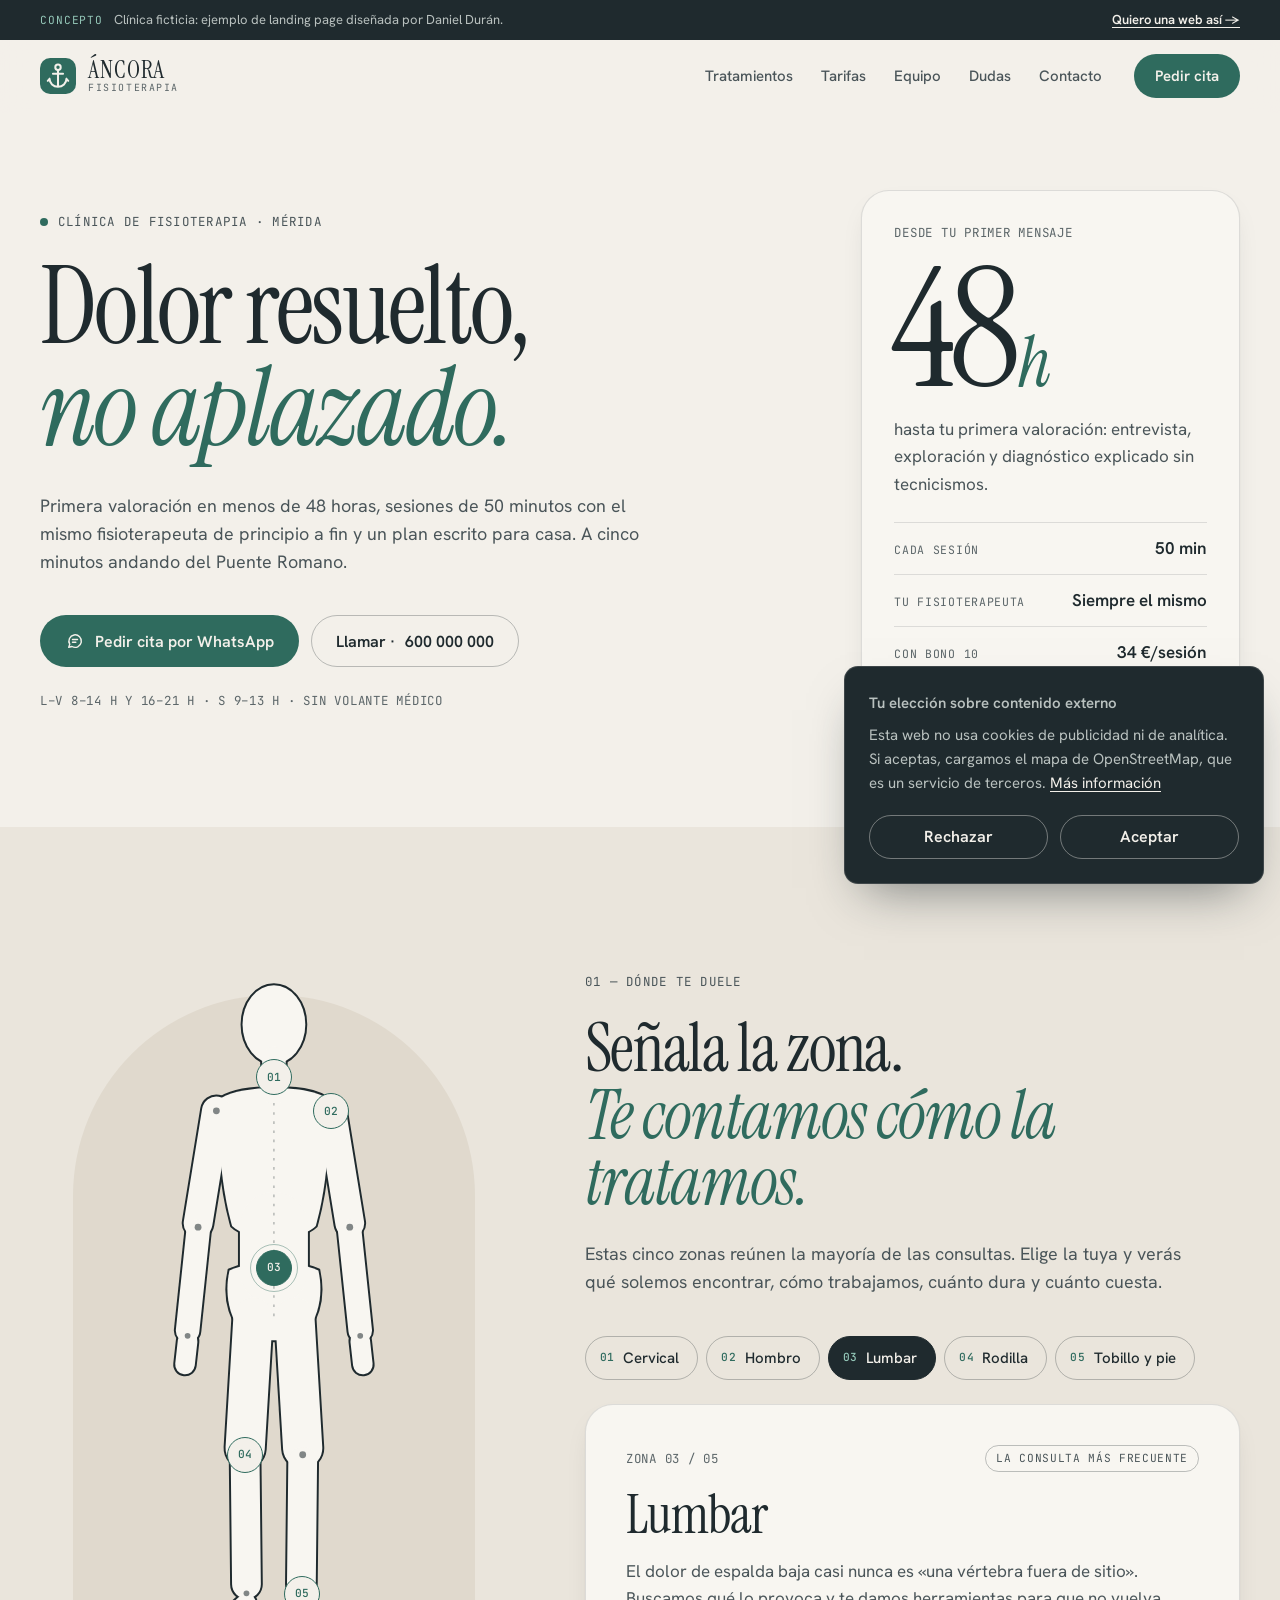
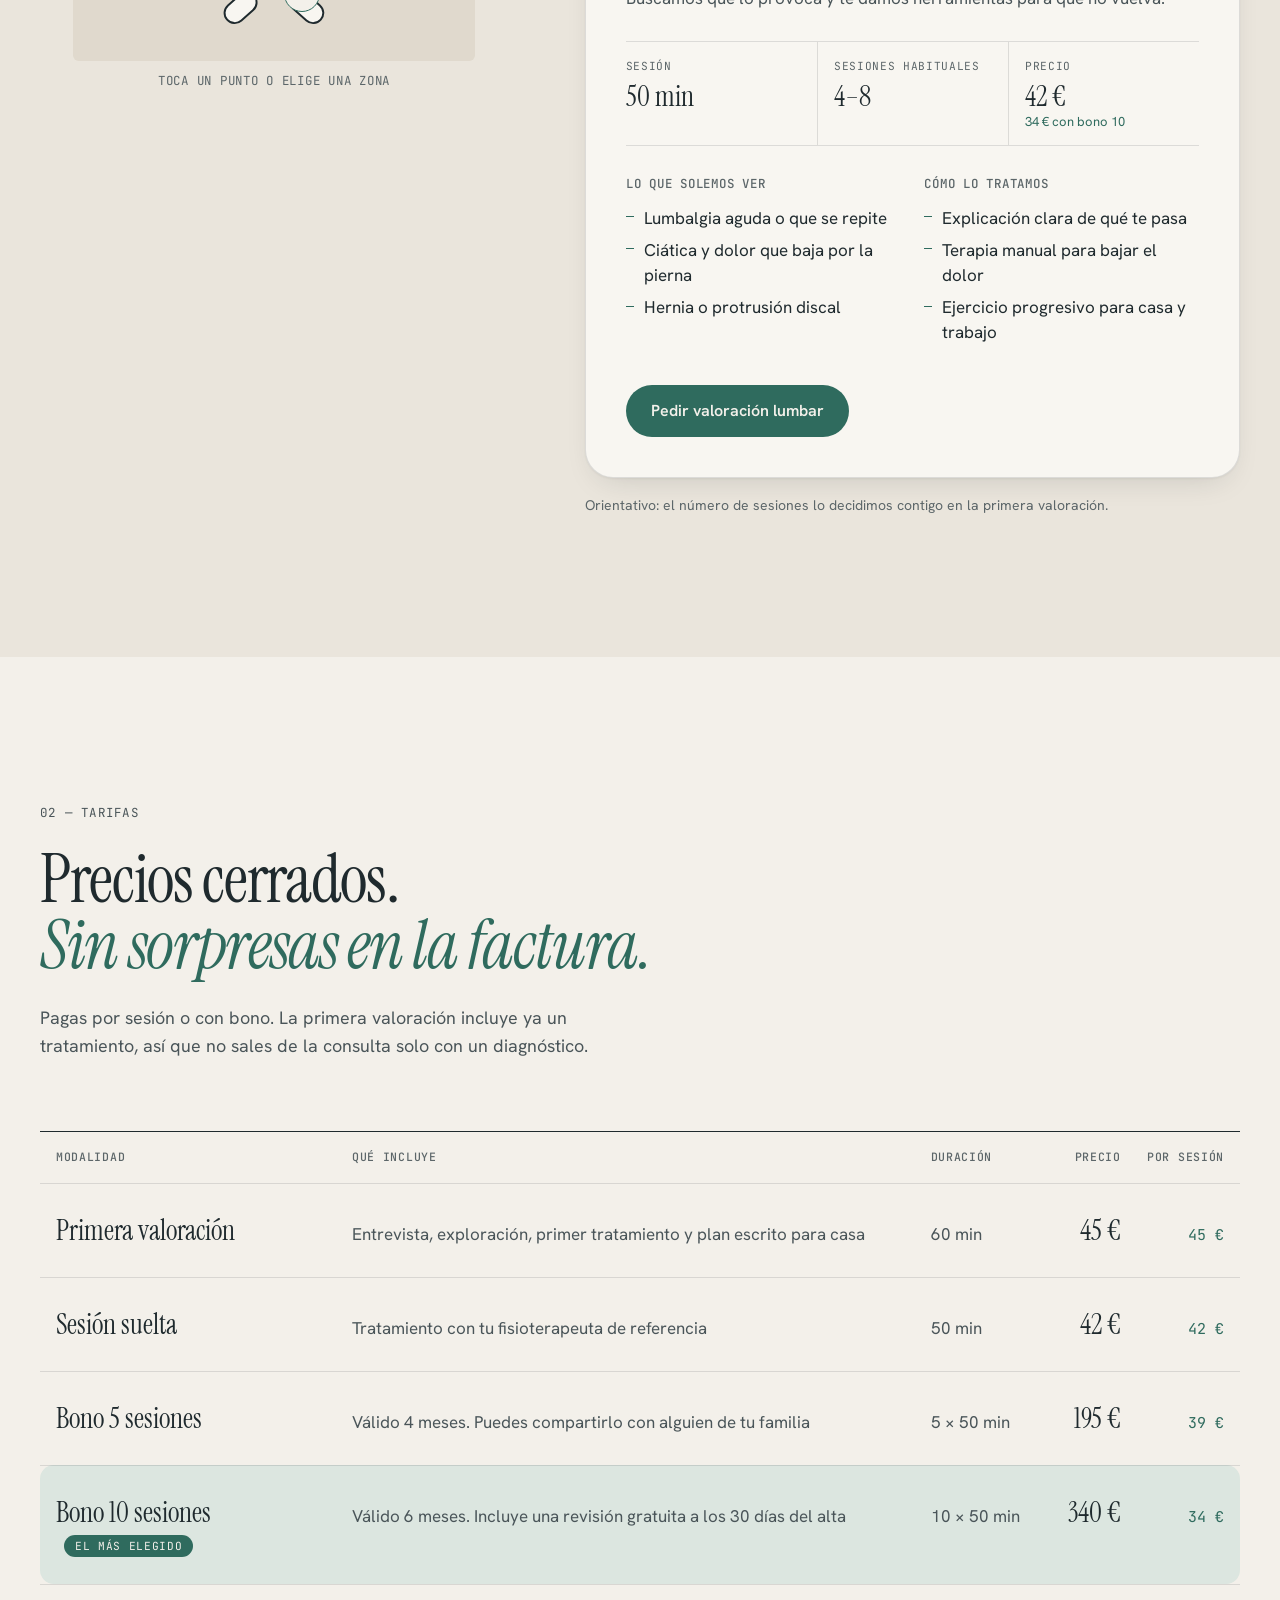
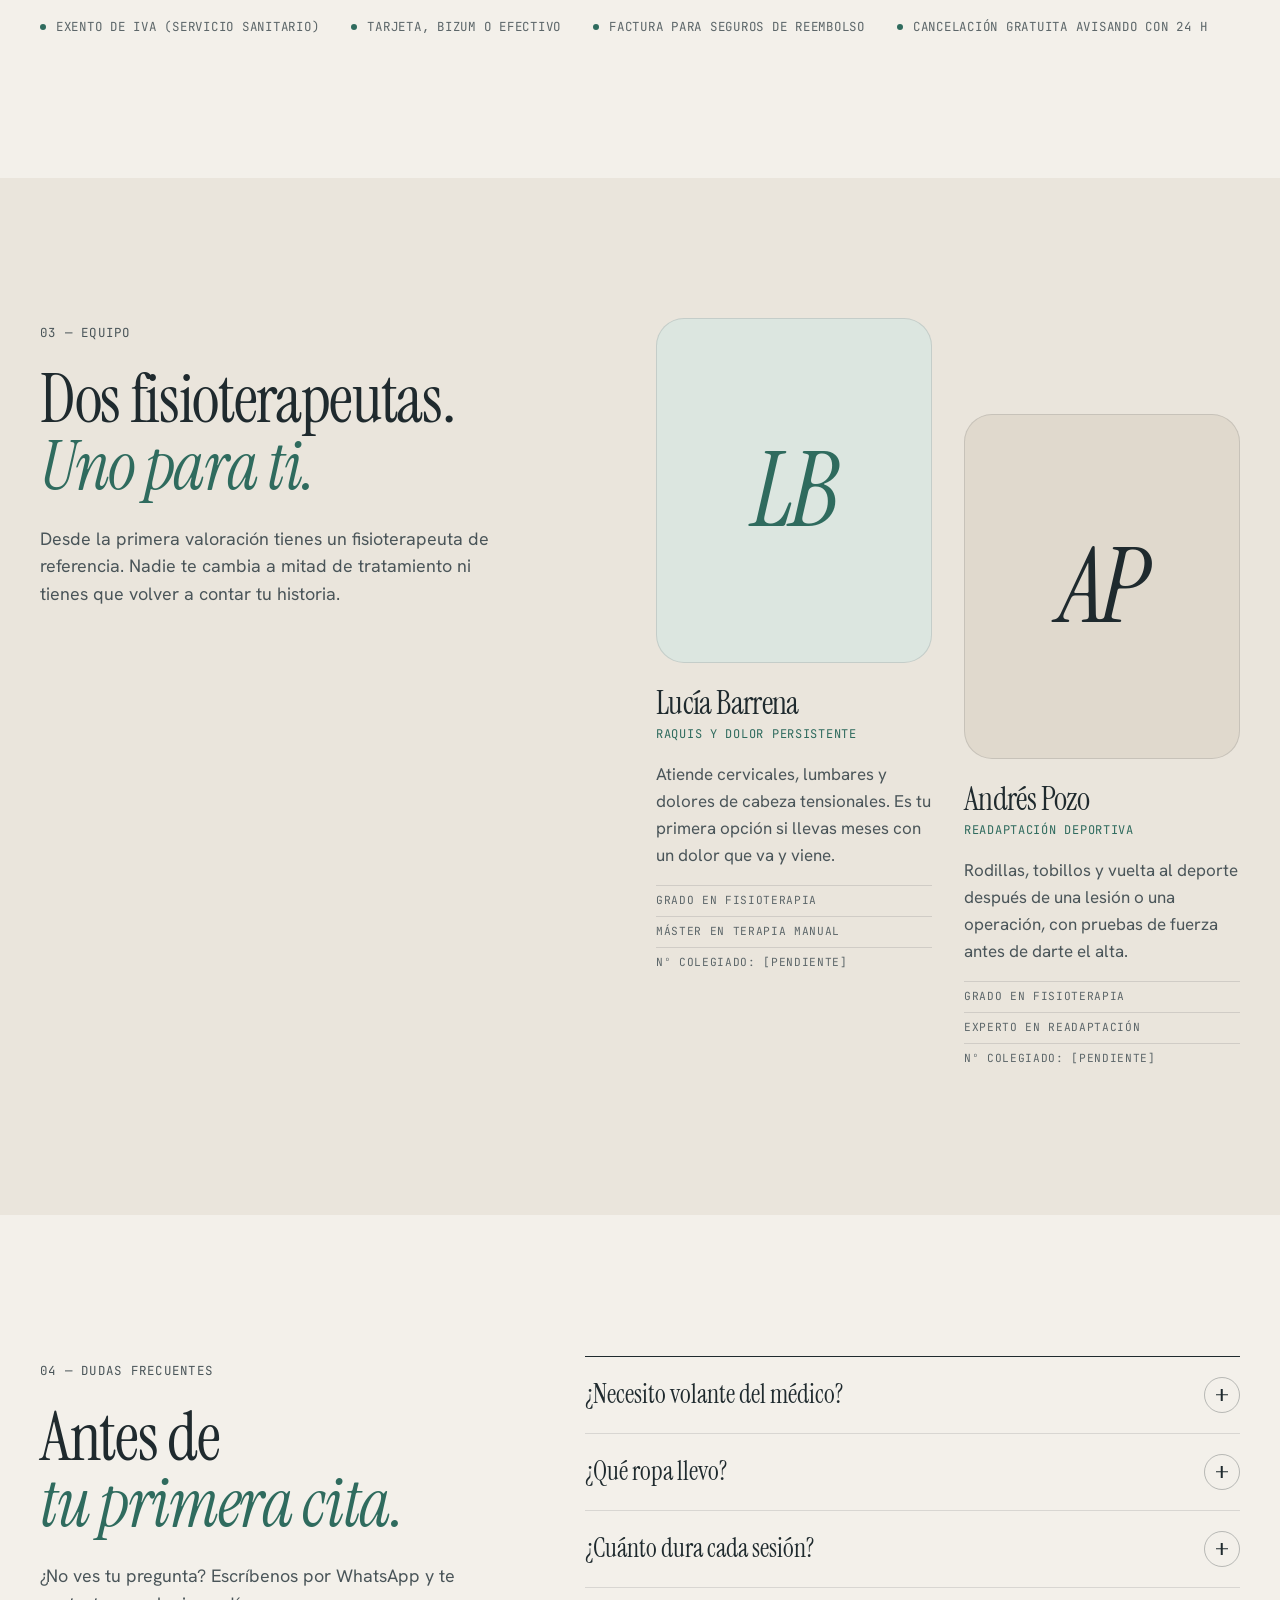
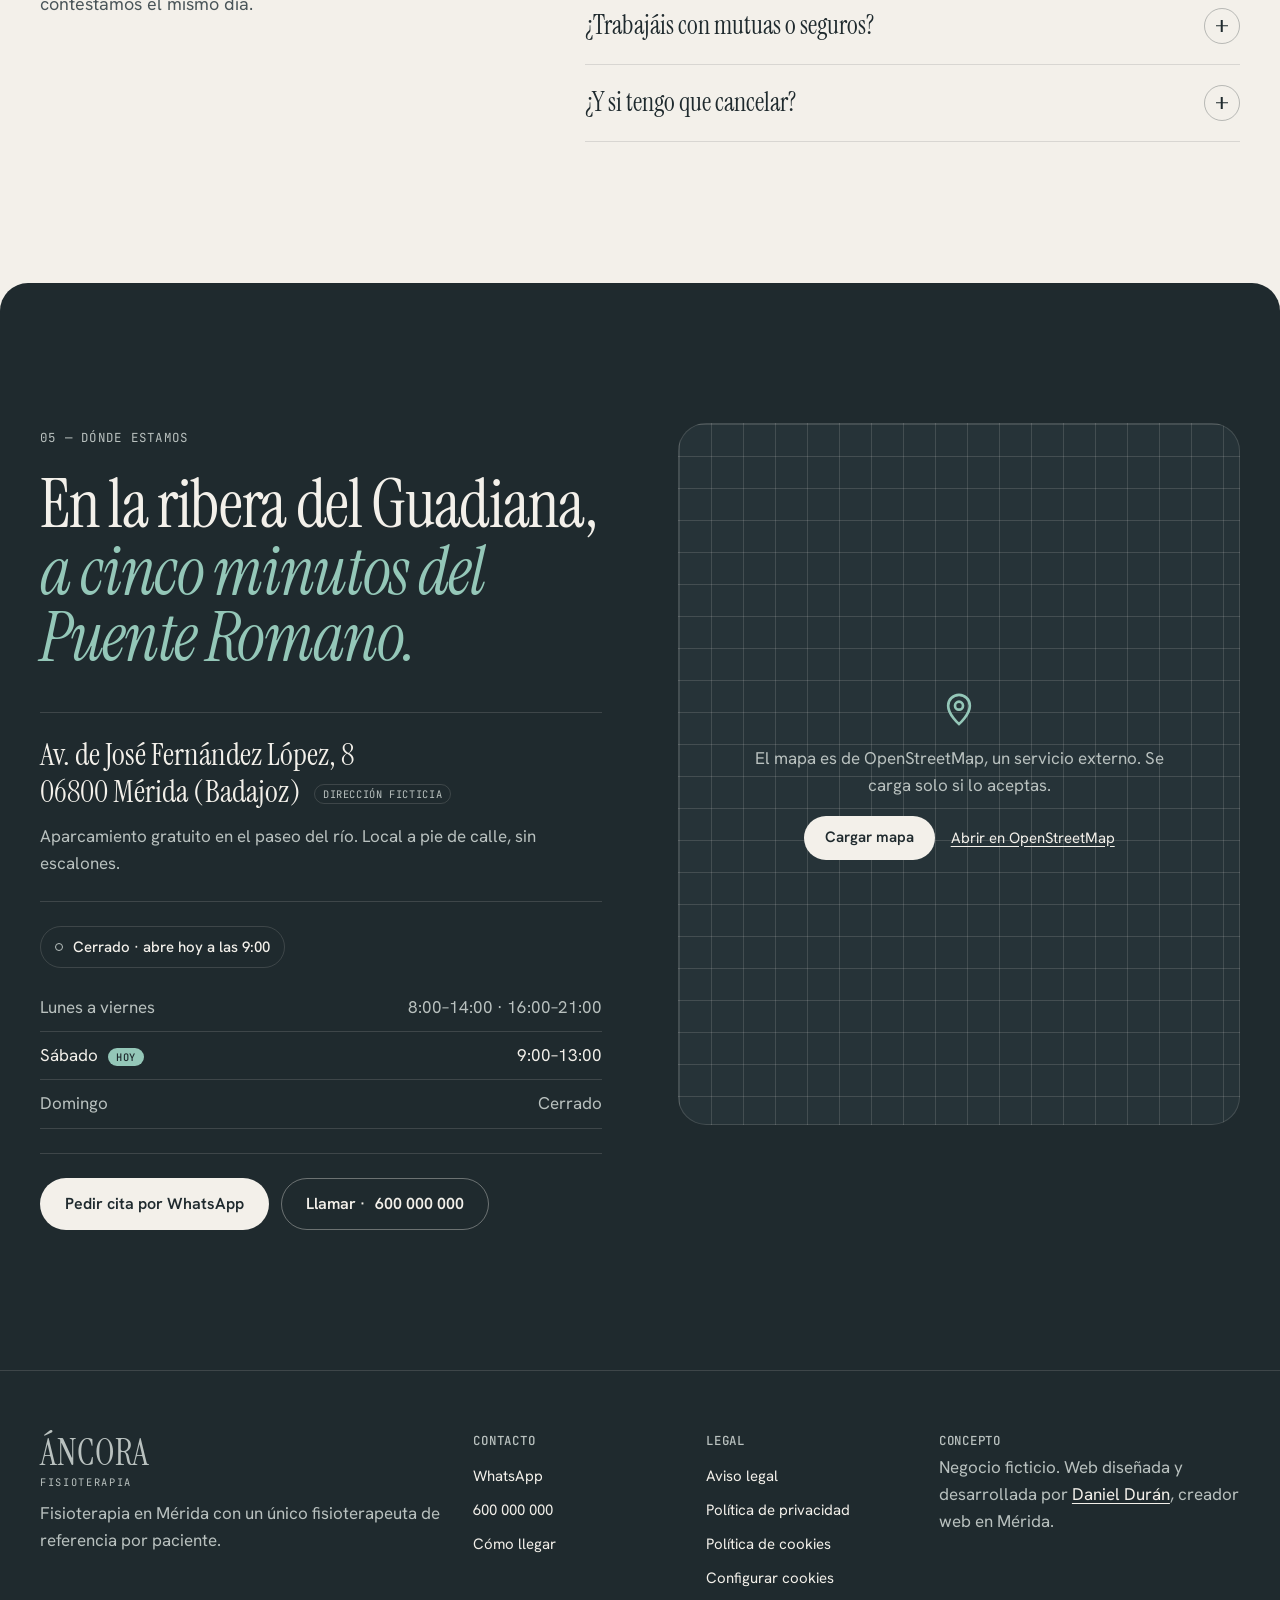
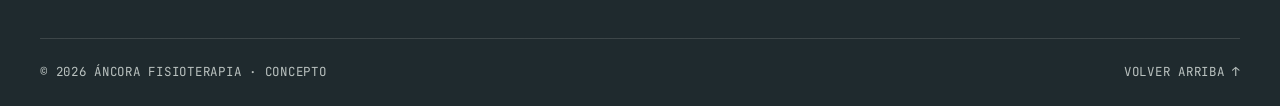
<file: index.html>
<!doctype html>
<html lang="es">
<head>
  <meta charset="utf-8">
  <meta name="viewport" content="width=device-width, initial-scale=1">
  <title>ÁNCORA Fisioterapia — Fisioterapia en Mérida</title>
  <meta name="description" content="Fisioterapia en Mérida con primera valoración en menos de 48 horas, sesiones de 50 minutos con el mismo fisioterapeuta y bonos desde 34 € por sesión. Concepto de web de Daniel Durán.">
  <meta name="theme-color" content="#F3F0EA">
  <link rel="icon" href="favicon.svg" type="image/svg+xml">
  <link rel="canonical" href="https://danielduranmoya-spec.github.io/ancora-fisio/">

  <meta property="og:type" content="website">
  <meta property="og:locale" content="es_ES">
  <meta property="og:site_name" content="ÁNCORA Fisioterapia">
  <meta property="og:title" content="ÁNCORA Fisioterapia — Fisioterapia en Mérida">
  <meta property="og:description" content="Primera valoración en menos de 48 horas. Sesiones de 50 minutos con el mismo fisioterapeuta.">
  <meta property="og:url" content="https://danielduranmoya-spec.github.io/ancora-fisio/">
  <meta name="twitter:card" content="summary">

  <link rel="preconnect" href="https://fonts.googleapis.com">
  <link rel="preconnect" href="https://fonts.gstatic.com" crossorigin>
  <link rel="stylesheet" href="https://fonts.googleapis.com/css2?family=Hanken+Grotesk:wght@400;500;600&family=Instrument+Serif:ital@0;1&family=JetBrains+Mono:wght@400;500&display=swap">
  <link rel="stylesheet" href="style.css">
  <script>document.documentElement.classList.add('js');</script>

  <script type="application/ld+json">
  {
    "@context": "https://schema.org",
    "@type": "Physiotherapy",
    "name": "ÁNCORA Fisioterapia",
    "description": "Clínica de fisioterapia en Mérida (concepto de web, negocio ficticio).",
    "url": "https://danielduranmoya-spec.github.io/ancora-fisio/",
    "telephone": "+34600000000",
    "priceRange": "34 € – 45 €",
    "address": {
      "@type": "PostalAddress",
      "streetAddress": "Av. de José Fernández López, 8",
      "postalCode": "06800",
      "addressLocality": "Mérida",
      "addressRegion": "Badajoz",
      "addressCountry": "ES"
    },
    "geo": { "@type": "GeoCoordinates", "latitude": 38.9175, "longitude": -6.3460 },
    "openingHoursSpecification": [
      { "@type": "OpeningHoursSpecification", "dayOfWeek": ["Monday","Tuesday","Wednesday","Thursday","Friday"], "opens": "08:00", "closes": "14:00" },
      { "@type": "OpeningHoursSpecification", "dayOfWeek": ["Monday","Tuesday","Wednesday","Thursday","Friday"], "opens": "16:00", "closes": "21:00" },
      { "@type": "OpeningHoursSpecification", "dayOfWeek": "Saturday", "opens": "09:00", "closes": "13:00" }
    ]
  }
  </script>
</head>
<body>
  <a class="skip-link" href="#contenido">Saltar al contenido</a>

  <div class="concept-bar">
    <div class="wrap concept-bar__inner">
      <p><span class="concept-bar__tag">Concepto</span> Clínica ficticia<span class="concept-bar__long">: ejemplo de landing page diseñada por Daniel Durán</span>.</p>
      <a href="https://danielduranmoya-spec.github.io/#contacto">Quiero una web así <span aria-hidden="true">→</span></a>
    </div>
  </div>

  <header class="site-header" data-header>
    <div class="wrap site-header__inner">
      <a class="logo" href="#inicio" aria-label="ÁNCORA Fisioterapia, ir al inicio">
        <svg class="logo__mark" viewBox="0 0 32 32" aria-hidden="true">
          <rect width="32" height="32" rx="9" fill="currentColor"/>
          <g fill="none" stroke="var(--paper)" stroke-width="1.8" stroke-linecap="round" stroke-linejoin="round">
            <circle cx="16" cy="8.2" r="2.4"/>
            <path d="M16 10.6V25.5M11.5 14h9M8.5 18.5c0 4 3.3 7 7.5 7s7.5-3 7.5-7M8.5 18.5l-1.6 1.8M23.5 18.5l1.6 1.8"/>
          </g>
        </svg>
        <span class="logo__word">ÁNCORA<small>Fisioterapia</small></span>
      </a>
      <nav class="site-nav" aria-label="Principal">
        <a href="#zonas">Tratamientos</a>
        <a href="#tarifas">Tarifas</a>
        <a href="#equipo">Equipo</a>
        <a href="#dudas">Dudas</a>
        <a href="#contacto">Contacto</a>
      </nav>
      <a class="btn btn--primary btn--small" data-wa href="https://wa.me/34600000000">Pedir cita</a>
    </div>
  </header>

  <main id="contenido">

    <!-- ============ HERO ============ -->
    <section class="hero" id="inicio" data-hero>
      <div class="wrap hero__grid">
        <div class="hero__text">
          <p class="eyebrow reveal"><span class="eyebrow__dot" aria-hidden="true"></span>Clínica de fisioterapia · Mérida</p>
          <h1 class="hero__title reveal" style="--i:1">Dolor resuelto,<br><em>no aplazado.</em></h1>
          <p class="lead hero__lead reveal" style="--i:2">Primera valoración en menos de 48 horas, sesiones de 50 minutos con el mismo fisioterapeuta de principio a fin y un plan escrito para casa. A cinco minutos andando del Puente Romano.</p>
          <div class="hero__actions reveal" style="--i:3">
            <a class="btn btn--primary" data-wa href="https://wa.me/34600000000">
              <svg class="icon" viewBox="0 0 24 24" aria-hidden="true"><path d="M4.5 19.5l1.2-3.6A7.5 7.5 0 1 1 8.4 18.6z" fill="none" stroke="currentColor" stroke-width="1.7" stroke-linejoin="round"/><path d="M9 10.2h6M9 13.4h4" stroke="currentColor" stroke-width="1.7" stroke-linecap="round"/></svg>
              Pedir cita por WhatsApp
            </a>
            <a class="btn btn--ghost" data-tel href="tel:+34600000000">Llamar · <span data-tel-text>600 000 000</span></a>
          </div>
          <p class="hero__note mono reveal" style="--i:4">L–V 8–14 h y 16–21 h · S 9–13 h · Sin volante médico</p>
        </div>

        <aside class="hero__card reveal" style="--i:2" aria-label="La clínica en cifras">
          <p class="mono label">Desde tu primer mensaje</p>
          <p class="hero__big" aria-label="48 horas">48<span aria-hidden="true">h</span></p>
          <p class="hero__big-cap">hasta tu primera valoración: entrevista, exploración y diagnóstico explicado sin tecnicismos.</p>
          <dl class="hero__facts">
            <div><dt>Cada sesión</dt><dd>50 min</dd></div>
            <div><dt>Tu fisioterapeuta</dt><dd>Siempre el mismo</dd></div>
            <div><dt>Con bono 10</dt><dd>34 €/sesión</dd></div>
          </dl>
        </aside>
      </div>
    </section>

    <!-- ============ ZONAS ============ -->
    <section class="section zones" id="zonas" aria-labelledby="zonas-title">
      <div class="wrap zones__grid">
        <header class="section-head zones__head reveal">
          <p class="eyebrow">01 — Dónde te duele</p>
          <h2 id="zonas-title">Señala la zona.<br><em>Te contamos cómo la tratamos.</em></h2>
          <p class="lead">Estas cinco zonas reúnen la mayoría de las consultas. Elige la tuya y verás qué solemos encontrar, cómo trabajamos, cuánto dura y cuánto cuesta.</p>
        </header>

        <div class="zones__figure reveal" style="--i:1">
          <div class="body-map" data-body-map data-active="lumbar">
            <svg class="body-map__svg" viewBox="0 0 240 520" aria-hidden="true" focusable="false">
              <g class="mannequin mannequin--outline">
                <ellipse cx="120" cy="44" rx="24" ry="30"/>
                <path d="M80,100 C96,90 144,90 160,100 C164,130 160,170 152,198 C140,210 100,210 88,198 C80,170 76,130 80,100 Z"/>
                <path d="M86,232 C104,224 136,224 154,232 C158,250 154,266 146,278 C134,288 106,288 94,278 C86,266 82,250 86,232 Z"/>
                <g class="limbs">
                  <line x1="120" y1="70" x2="120" y2="96" stroke-width="21"/>
                  <line x1="120" y1="198" x2="120" y2="232" stroke-width="55"/>
                  <line x1="76" y1="110" x2="62" y2="196" stroke-width="25"/>
                  <line x1="164" y1="110" x2="178" y2="196" stroke-width="25"/>
                  <line x1="62" y1="202" x2="54" y2="278" stroke-width="21"/>
                  <line x1="178" y1="202" x2="186" y2="278" stroke-width="21"/>
                  <line x1="54" y1="286" x2="52" y2="304" stroke-width="18"/>
                  <line x1="186" y1="286" x2="188" y2="304" stroke-width="18"/>
                  <line x1="104" y1="268" x2="98" y2="368" stroke-width="33"/>
                  <line x1="136" y1="268" x2="142" y2="368" stroke-width="33"/>
                  <line x1="98" y1="378" x2="99" y2="472" stroke-width="25"/>
                  <line x1="142" y1="378" x2="141" y2="472" stroke-width="25"/>
                  <line x1="99" y1="486" x2="90" y2="494" stroke-width="17"/>
                  <line x1="141" y1="486" x2="150" y2="494" stroke-width="17"/>
                </g>
              </g>
              <g class="mannequin mannequin--fill">
                <ellipse cx="120" cy="44" rx="24" ry="30"/>
                <path d="M80,100 C96,90 144,90 160,100 C164,130 160,170 152,198 C140,210 100,210 88,198 C80,170 76,130 80,100 Z"/>
                <path d="M86,232 C104,224 136,224 154,232 C158,250 154,266 146,278 C134,288 106,288 94,278 C86,266 82,250 86,232 Z"/>
                <g class="limbs">
                  <line x1="120" y1="70" x2="120" y2="96" stroke-width="18"/>
                  <line x1="120" y1="198" x2="120" y2="232" stroke-width="52"/>
                  <line x1="76" y1="110" x2="62" y2="196" stroke-width="22"/>
                  <line x1="164" y1="110" x2="178" y2="196" stroke-width="22"/>
                  <line x1="62" y1="202" x2="54" y2="278" stroke-width="18"/>
                  <line x1="178" y1="202" x2="186" y2="278" stroke-width="18"/>
                  <line x1="54" y1="286" x2="52" y2="304" stroke-width="15"/>
                  <line x1="186" y1="286" x2="188" y2="304" stroke-width="15"/>
                  <line x1="104" y1="268" x2="98" y2="368" stroke-width="30"/>
                  <line x1="136" y1="268" x2="142" y2="368" stroke-width="30"/>
                  <line x1="98" y1="378" x2="99" y2="472" stroke-width="22"/>
                  <line x1="142" y1="378" x2="141" y2="472" stroke-width="22"/>
                  <line x1="99" y1="486" x2="90" y2="494" stroke-width="14"/>
                  <line x1="141" y1="486" x2="150" y2="494" stroke-width="14"/>
                </g>
              </g>
              <g class="mannequin__details">
                <line class="spine" x1="120" y1="104" x2="120" y2="272"/>
                <g class="joints">
                  <circle cx="76" cy="110" r="2.6"/><circle cx="164" cy="110" r="2.6"/>
                  <circle cx="62" cy="199" r="2.6"/><circle cx="178" cy="199" r="2.6"/>
                  <circle cx="54" cy="282" r="2.2"/><circle cx="186" cy="282" r="2.2"/>
                  <circle cx="98" cy="373" r="2.6"/><circle cx="142" cy="373" r="2.6"/>
                  <circle cx="99" cy="479" r="2.2"/><circle cx="141" cy="479" r="2.2"/>
                </g>
              </g>
            </svg>

            <button class="hotspot" type="button" tabindex="-1" aria-hidden="true" data-zone="cervical" style="--x:50;--y:16.2">01</button>
            <button class="hotspot" type="button" tabindex="-1" aria-hidden="true" data-zone="hombro" style="--x:68.3;--y:21.2">02</button>
            <button class="hotspot is-active" type="button" tabindex="-1" aria-hidden="true" data-zone="lumbar" style="--x:50;--y:44.2">03</button>
            <button class="hotspot" type="button" tabindex="-1" aria-hidden="true" data-zone="rodilla" style="--x:40.8;--y:71.7">04</button>
            <button class="hotspot" type="button" tabindex="-1" aria-hidden="true" data-zone="tobillo" style="--x:58.8;--y:92.1">05</button>
          </div>
          <p class="body-map__hint mono">Toca un punto o elige una zona</p>
        </div>

        <div class="zones__content reveal" style="--i:2">
          <div class="zone-chips" role="group" aria-label="Zonas del cuerpo" data-zone-chips>
            <button class="chip" type="button" data-zone="cervical" aria-pressed="false" aria-controls="zone-panel"><span class="mono">01</span>Cervical</button>
            <button class="chip" type="button" data-zone="hombro" aria-pressed="false" aria-controls="zone-panel"><span class="mono">02</span>Hombro</button>
            <button class="chip" type="button" data-zone="lumbar" aria-pressed="true" aria-controls="zone-panel"><span class="mono">03</span>Lumbar</button>
            <button class="chip" type="button" data-zone="rodilla" aria-pressed="false" aria-controls="zone-panel"><span class="mono">04</span>Rodilla</button>
            <button class="chip" type="button" data-zone="tobillo" aria-pressed="false" aria-controls="zone-panel"><span class="mono">05</span>Tobillo y pie</button>
          </div>

          <article class="zone-panel" id="zone-panel" aria-live="polite" data-zone-panel>
            <div class="zone-panel__inner" data-zone-inner>
              <div class="zone-panel__top">
                <p class="mono">Zona 03 / 05</p>
                <p class="tag">La consulta más frecuente</p>
              </div>
              <h3 class="zone-panel__title">Lumbar</h3>
              <p class="zone-panel__lead">El dolor de espalda baja casi nunca es «una vértebra fuera de sitio». Buscamos qué lo provoca y te damos herramientas para que no vuelva.</p>
              <dl class="zone-facts">
                <div><dt>Sesión</dt><dd>50 min</dd></div>
                <div><dt>Sesiones habituales</dt><dd>4–8</dd></div>
                <div><dt>Precio</dt><dd>42 €<small>34 € con bono 10</small></dd></div>
              </dl>
              <div class="zone-lists">
                <div>
                  <h4 class="mono">Lo que solemos ver</h4>
                  <ul><li>Lumbalgia aguda o que se repite</li><li>Ciática y dolor que baja por la pierna</li><li>Hernia o protrusión discal</li></ul>
                </div>
                <div>
                  <h4 class="mono">Cómo lo tratamos</h4>
                  <ul><li>Explicación clara de qué te pasa</li><li>Terapia manual para bajar el dolor</li><li>Ejercicio progresivo para casa y trabajo</li></ul>
                </div>
              </div>
              <a class="btn btn--primary" data-wa data-wa-msg="Hola, quiero pedir una valoración por dolor lumbar en ÁNCORA Fisioterapia." href="https://wa.me/34600000000">Pedir valoración lumbar</a>
            </div>
          </article>
          <p class="zones__disclaimer">Orientativo: el número de sesiones lo decidimos contigo en la primera valoración.</p>
        </div>
      </div>
    </section>

    <!-- ============ TARIFAS ============ -->
    <section class="section pricing" id="tarifas" aria-labelledby="tarifas-title">
      <div class="wrap">
        <header class="section-head pricing__head reveal">
          <p class="eyebrow">02 — Tarifas</p>
          <h2 id="tarifas-title">Precios cerrados.<br><em>Sin sorpresas en la factura.</em></h2>
          <p class="lead">Pagas por sesión o con bono. La primera valoración incluye ya un tratamiento, así que no sales de la consulta solo con un diagnóstico.</p>
        </header>

        <div class="price-table reveal" style="--i:1">
          <table>
            <caption class="visually-hidden">Tarifas de ÁNCORA Fisioterapia</caption>
            <thead>
              <tr>
                <th scope="col">Modalidad</th>
                <th scope="col">Qué incluye</th>
                <th scope="col">Duración</th>
                <th scope="col" class="num">Precio</th>
                <th scope="col" class="num">Por sesión</th>
              </tr>
            </thead>
            <tbody>
              <tr>
                <th scope="row" data-label="Modalidad">Primera valoración</th>
                <td data-label="Qué incluye">Entrevista, exploración, primer tratamiento y plan escrito para casa</td>
                <td data-label="Duración">60 min</td>
                <td data-label="Precio" class="num price">45 €</td>
                <td data-label="Por sesión" class="num per">45 €</td>
              </tr>
              <tr>
                <th scope="row" data-label="Modalidad">Sesión suelta</th>
                <td data-label="Qué incluye">Tratamiento con tu fisioterapeuta de referencia</td>
                <td data-label="Duración">50 min</td>
                <td data-label="Precio" class="num price">42 €</td>
                <td data-label="Por sesión" class="num per">42 €</td>
              </tr>
              <tr>
                <th scope="row" data-label="Modalidad">Bono 5 sesiones</th>
                <td data-label="Qué incluye">Válido 4 meses. Puedes compartirlo con alguien de tu familia</td>
                <td data-label="Duración">5 × 50 min</td>
                <td data-label="Precio" class="num price">195 €</td>
                <td data-label="Por sesión" class="num per">39 €</td>
              </tr>
              <tr class="is-featured">
                <th scope="row" data-label="Modalidad">Bono 10 sesiones <span class="tag tag--accent">El más elegido</span></th>
                <td data-label="Qué incluye">Válido 6 meses. Incluye una revisión gratuita a los 30 días del alta</td>
                <td data-label="Duración">10 × 50 min</td>
                <td data-label="Precio" class="num price">340 €</td>
                <td data-label="Por sesión" class="num per">34 €</td>
              </tr>
            </tbody>
          </table>
        </div>

        <ul class="pricing__notes mono reveal" style="--i:2">
          <li>Exento de IVA (servicio sanitario)</li>
          <li>Tarjeta, Bizum o efectivo</li>
          <li>Factura para seguros de reembolso</li>
          <li>Cancelación gratuita avisando con 24 h</li>
        </ul>
      </div>
    </section>

    <!-- ============ EQUIPO ============ -->
    <section class="section team" id="equipo" aria-labelledby="equipo-title">
      <div class="wrap team__grid">
        <header class="section-head team__head reveal">
          <p class="eyebrow">03 — Equipo</p>
          <h2 id="equipo-title">Dos fisioterapeutas.<br><em>Uno para ti.</em></h2>
          <p class="lead">Desde la primera valoración tienes un fisioterapeuta de referencia. Nadie te cambia a mitad de tratamiento ni tienes que volver a contar tu historia.</p>
        </header>

        <article class="person reveal" style="--i:1">
          <div class="person__monogram" aria-hidden="true">LB</div>
          <div class="person__body">
            <h3>Lucía Barrena</h3>
            <p class="person__role">Raquis y dolor persistente</p>
            <p>Atiende cervicales, lumbares y dolores de cabeza tensionales. Es tu primera opción si llevas meses con un dolor que va y viene.</p>
            <ul class="person__meta mono">
              <li>Grado en Fisioterapia</li>
              <li>Máster en terapia manual</li>
              <li>Nº colegiado: [PENDIENTE]</li>
            </ul>
          </div>
        </article>

        <article class="person person--offset reveal" style="--i:2">
          <div class="person__monogram" aria-hidden="true">AP</div>
          <div class="person__body">
            <h3>Andrés Pozo</h3>
            <p class="person__role">Readaptación deportiva</p>
            <p>Rodillas, tobillos y vuelta al deporte después de una lesión o una operación, con pruebas de fuerza antes de darte el alta.</p>
            <ul class="person__meta mono">
              <li>Grado en Fisioterapia</li>
              <li>Experto en readaptación</li>
              <li>Nº colegiado: [PENDIENTE]</li>
            </ul>
          </div>
        </article>
      </div>
    </section>

    <!-- ============ DUDAS ============ -->
    <section class="section faq" id="dudas" aria-labelledby="dudas-title">
      <div class="wrap faq__grid">
        <header class="section-head faq__head reveal">
          <p class="eyebrow">04 — Dudas frecuentes</p>
          <h2 id="dudas-title">Antes de<br><em>tu primera cita.</em></h2>
          <p class="lead">¿No ves tu pregunta? Escríbenos por WhatsApp y te contestamos el mismo día.</p>
        </header>

        <div class="faq__list reveal" style="--i:1">
          <details>
            <summary>¿Necesito volante del médico?<span class="faq__icon" aria-hidden="true"></span></summary>
            <div class="faq__body"><p>No. Puedes venir directamente. Si tienes informes o pruebas (resonancia, ecografía, radiografía), tráelas: nos ahorran tiempo en la valoración.</p></div>
          </details>
          <details>
            <summary>¿Qué ropa llevo?<span class="faq__icon" aria-hidden="true"></span></summary>
            <div class="faq__body"><p>Ropa cómoda. Si vienes por la rodilla o el tobillo, un pantalón corto; si es por el hombro o el cuello, una camiseta de tirantes. Tenemos vestuario y toallas.</p></div>
          </details>
          <details>
            <summary>¿Cuánto dura cada sesión?<span class="faq__icon" aria-hidden="true"></span></summary>
            <div class="faq__body"><p>50 minutos con tu fisioterapeuta de principio a fin, sin máquinas en piloto automático. La primera valoración dura 60 minutos.</p></div>
          </details>
          <details>
            <summary>¿Trabajáis con mutuas o seguros?<span class="faq__icon" aria-hidden="true"></span></summary>
            <div class="faq__body"><p>No tenemos conciertos, pero te damos una factura con todos los datos que piden los seguros de reembolso para que te devuelvan el importe.</p></div>
          </details>
          <details>
            <summary>¿Y si tengo que cancelar?<span class="faq__icon" aria-hidden="true"></span></summary>
            <div class="faq__body"><p>Avísanos por WhatsApp con 24 horas de antelación y no se cobra. Si no avisas, la sesión se descuenta del bono o se cobra al precio de sesión suelta.</p></div>
          </details>
        </div>
      </div>
    </section>

    <!-- ============ CONTACTO ============ -->
    <section class="section contact" id="contacto" aria-labelledby="contacto-title" data-contact>
      <div class="wrap contact__grid">
        <div class="contact__info">
          <header class="section-head reveal">
            <p class="eyebrow">05 — Dónde estamos</p>
            <h2 id="contacto-title">En la ribera del Guadiana,<br><em>a cinco minutos del Puente Romano.</em></h2>
          </header>

          <div class="contact__block reveal" style="--i:1">
            <p class="contact__address">Av. de José Fernández López, 8<br>06800 Mérida (Badajoz) <span class="mono contact__fake">dirección ficticia</span></p>
            <p class="contact__extra">Aparcamiento gratuito en el paseo del río. Local a pie de calle, sin escalones.</p>
          </div>

          <div class="contact__block reveal" style="--i:2">
            <p class="status" data-status data-state="unknown"><span class="status__dot" aria-hidden="true"></span><span data-status-text>Horario de atención</span></p>
            <table class="hours">
              <caption class="visually-hidden">Horario</caption>
              <tbody>
                <tr data-days="1,2,3,4,5"><th scope="row">Lunes a viernes</th><td><span class="nowrap">8:00–14:00</span> · <span class="nowrap">16:00–21:00</span></td></tr>
                <tr data-days="6"><th scope="row">Sábado</th><td>9:00–13:00</td></tr>
                <tr data-days="0"><th scope="row">Domingo</th><td>Cerrado</td></tr>
              </tbody>
            </table>
          </div>

          <div class="contact__actions reveal" style="--i:3">
            <a class="btn btn--light" data-wa href="https://wa.me/34600000000">Pedir cita por WhatsApp</a>
            <a class="btn btn--ghost-light" data-tel href="tel:+34600000000">Llamar · <span data-tel-text>600 000 000</span></a>
          </div>
        </div>

        <div class="contact__map reveal" style="--i:2">
          <div class="map" data-map>
            <div class="map__placeholder" data-map-placeholder>
              <svg class="map__pin" viewBox="0 0 24 24" aria-hidden="true"><path d="M12 21s-6.5-5.6-6.5-11a6.5 6.5 0 0 1 13 0c0 5.4-6.5 11-6.5 11z" fill="none" stroke="currentColor" stroke-width="1.6"/><circle cx="12" cy="10" r="2.4" fill="none" stroke="currentColor" stroke-width="1.6"/></svg>
              <p>El mapa es de OpenStreetMap, un servicio externo. Se carga solo si lo aceptas.</p>
              <div class="map__actions">
                <button class="btn btn--light btn--small" type="button" data-map-load>Cargar mapa</button>
                <a class="link-light" href="https://www.openstreetmap.org/?mlat=38.9175&amp;mlon=-6.3460#map=17/38.9175/-6.3460" target="_blank" rel="noopener">Abrir en OpenStreetMap <span class="visually-hidden">(se abre en una pestaña nueva)</span></a>
              </div>
            </div>
          </div>
        </div>
      </div>
    </section>
  </main>

  <footer class="site-footer">
    <div class="wrap site-footer__grid">
      <div class="site-footer__brand">
        <p class="site-footer__logo">ÁNCORA<span>Fisioterapia</span></p>
        <p>Fisioterapia en Mérida con un único fisioterapeuta de referencia por paciente.</p>
      </div>
      <nav aria-label="Contacto">
        <h2 class="mono">Contacto</h2>
        <a data-wa href="https://wa.me/34600000000">WhatsApp</a>
        <a data-tel href="tel:+34600000000"><span data-tel-text>600 000 000</span></a>
        <a href="#contacto">Cómo llegar</a>
      </nav>
      <nav aria-label="Legal">
        <h2 class="mono">Legal</h2>
        <a href="aviso-legal.html">Aviso legal</a>
        <a href="privacidad.html">Política de privacidad</a>
        <a href="cookies.html">Política de cookies</a>
        <button class="link-button" type="button" data-open-cookies>Configurar cookies</button>
      </nav>
      <div class="site-footer__credit">
        <h2 class="mono">Concepto</h2>
        <p>Negocio ficticio. Web diseñada y desarrollada por <a href="https://danielduranmoya-spec.github.io/">Daniel Durán</a>, creador web en Mérida.</p>
      </div>
    </div>
    <div class="wrap site-footer__bottom mono">
      <p>© <span data-year>2026</span> ÁNCORA Fisioterapia · Concepto</p>
      <a href="#inicio">Volver arriba ↑</a>
    </div>
  </footer>

  <div class="mobile-cta" data-mobile-cta>
    <a class="btn btn--primary" data-wa href="https://wa.me/34600000000">Pedir cita por WhatsApp</a>
  </div>

  <div class="cookie-banner" role="region" aria-label="Aviso de cookies" data-cookie-banner hidden>
    <p class="cookie-banner__title">Tu elección sobre contenido externo</p>
    <p>Esta web no usa cookies de publicidad ni de analítica. Si aceptas, cargamos el mapa de OpenStreetMap, que es un servicio de terceros. <a href="cookies.html">Más información</a></p>
    <div class="cookie-banner__actions">
      <button class="btn btn--cookie" type="button" data-consent="rejected">Rechazar</button>
      <button class="btn btn--cookie" type="button" data-consent="accepted">Aceptar</button>
    </div>
  </div>

  <script src="script.js"></script>
</body>
</html>
</file>
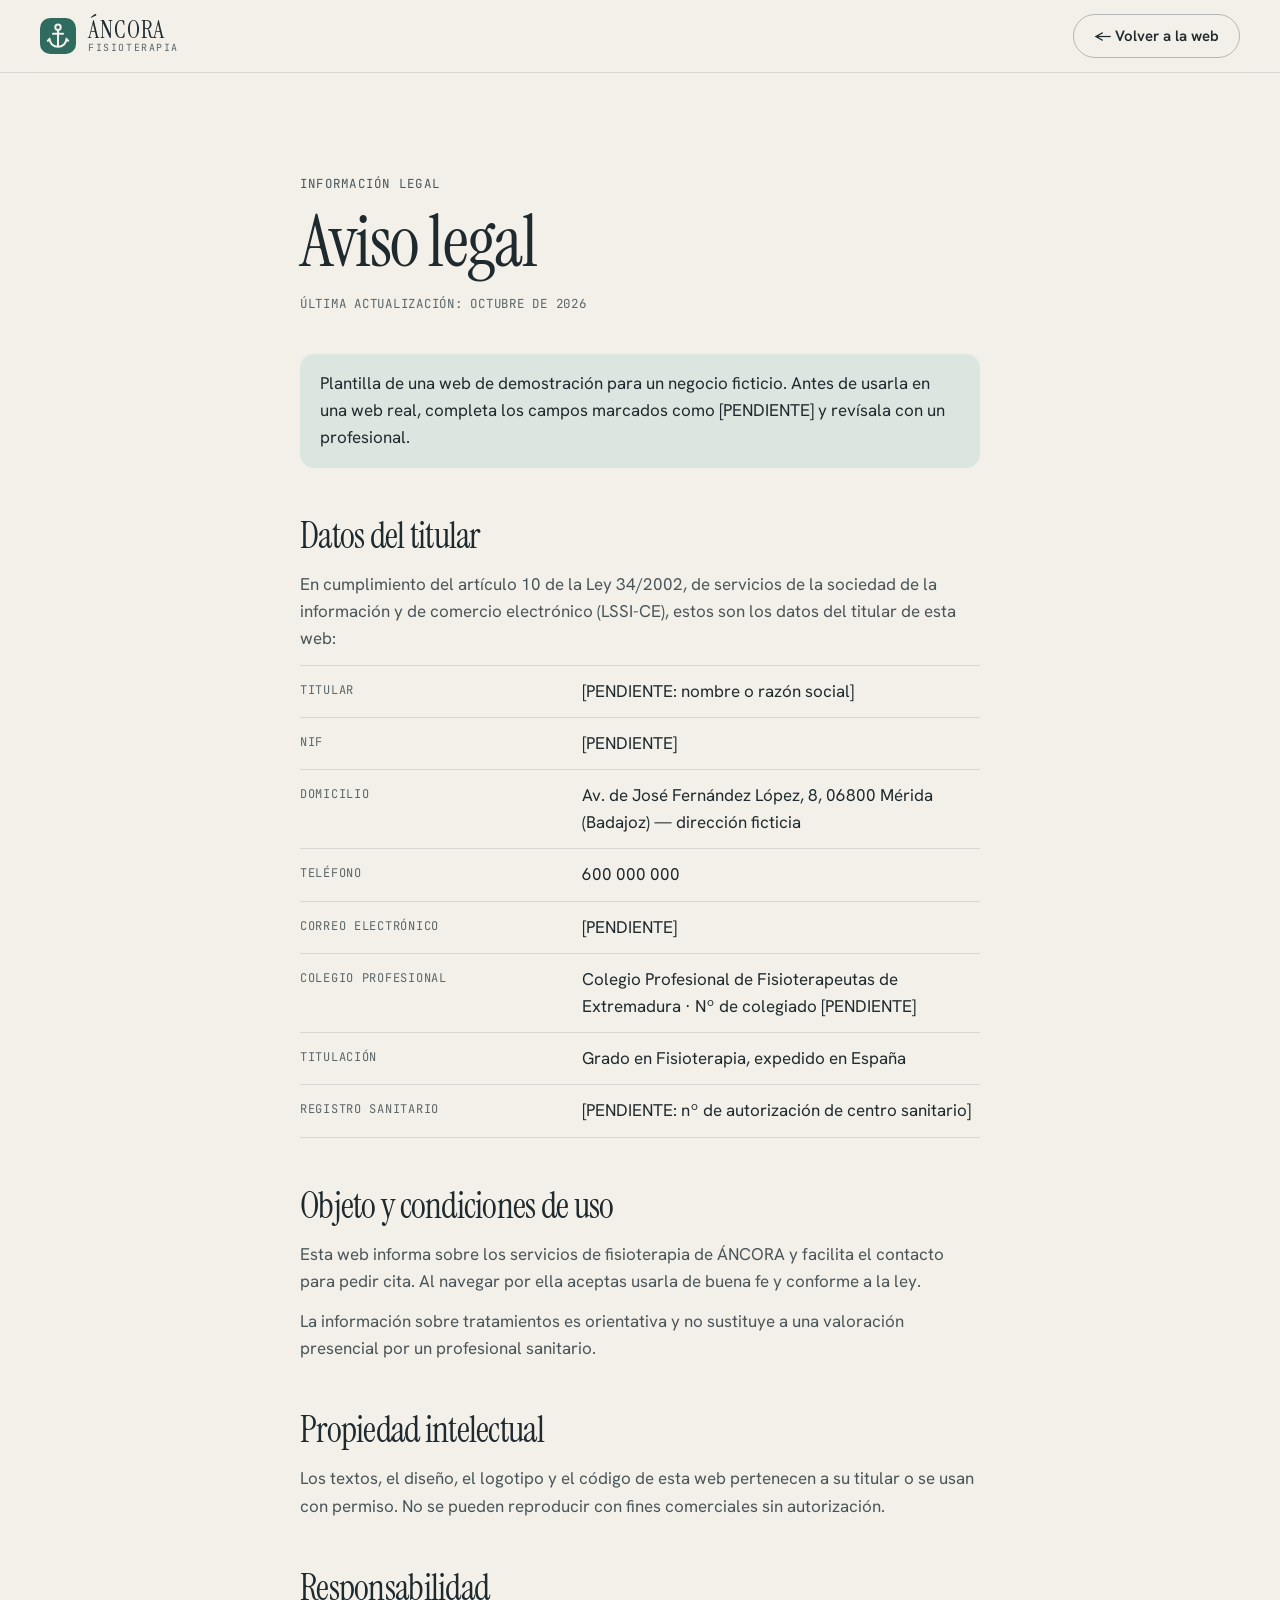
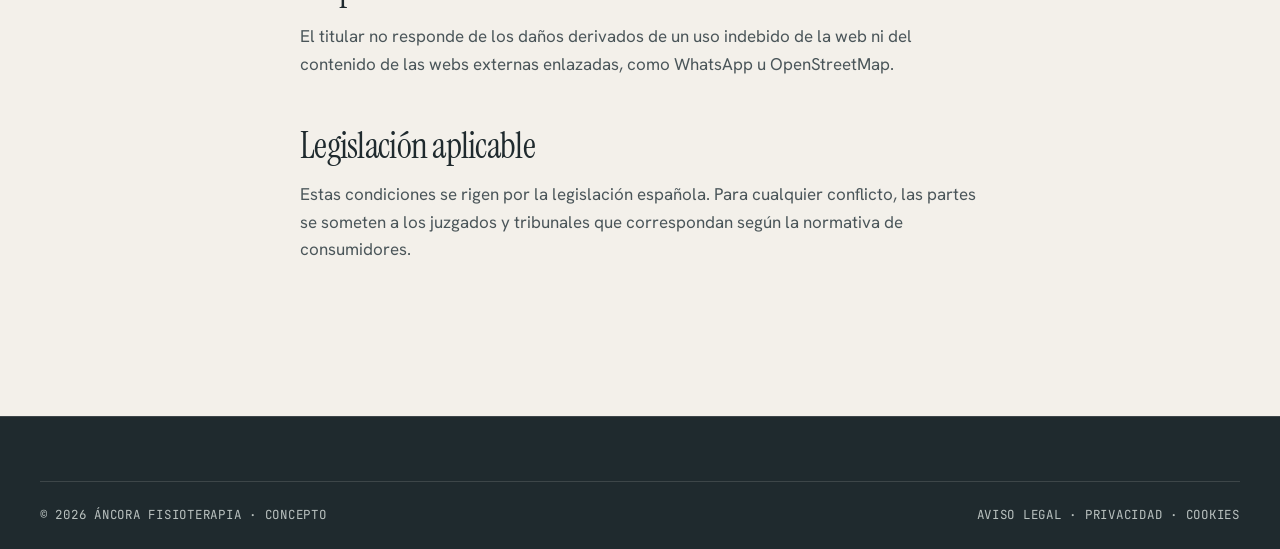
<file: aviso-legal.html>
<!doctype html>
<html lang="es">
<head>
  <meta charset="utf-8">
  <meta name="viewport" content="width=device-width, initial-scale=1">
  <title>Aviso legal — ÁNCORA Fisioterapia</title>
  <meta name="robots" content="noindex">
  <meta name="theme-color" content="#F3F0EA">
  <link rel="icon" href="favicon.svg" type="image/svg+xml">
  <link rel="preconnect" href="https://fonts.googleapis.com">
  <link rel="preconnect" href="https://fonts.gstatic.com" crossorigin>
  <link rel="stylesheet" href="https://fonts.googleapis.com/css2?family=Hanken+Grotesk:wght@400;500;600&family=Instrument+Serif:ital@0;1&family=JetBrains+Mono:wght@400;500&display=swap">
  <link rel="stylesheet" href="style.css">
</head>
<body class="legal-page">
  <header class="site-header is-scrolled">
    <div class="wrap site-header__inner">
      <a class="logo" href="index.html" aria-label="ÁNCORA Fisioterapia, volver a la web">
        <svg class="logo__mark" viewBox="0 0 32 32" aria-hidden="true">
          <rect width="32" height="32" rx="9" fill="currentColor"/>
          <g fill="none" stroke="var(--paper)" stroke-width="1.8" stroke-linecap="round" stroke-linejoin="round">
            <circle cx="16" cy="8.2" r="2.4"/>
            <path d="M16 10.6V25.5M11.5 14h9M8.5 18.5c0 4 3.3 7 7.5 7s7.5-3 7.5-7M8.5 18.5l-1.6 1.8M23.5 18.5l1.6 1.8"/>
          </g>
        </svg>
        <span class="logo__word">ÁNCORA<small>Fisioterapia</small></span>
      </a>
      <a class="btn btn--ghost btn--small" href="index.html">← Volver a la web</a>
    </div>
  </header>
  <main class="legal-doc" id="contenido">
    <p class="eyebrow">Información legal</p>
    <h1>Aviso legal</h1>
    <p class="legal-updated mono">Última actualización: octubre de 2026</p>
    <p class="legal-note">Plantilla de una web de demostración para un negocio ficticio. Antes de usarla en una web real, completa los campos marcados como [PENDIENTE] y revísala con un profesional.</p>

    <h2>Datos del titular</h2>
    <p>En cumplimiento del artículo 10 de la Ley 34/2002, de servicios de la sociedad de la información y de comercio electrónico (LSSI-CE), estos son los datos del titular de esta web:</p>
    <dl>
      <div><dt>Titular</dt><dd>[PENDIENTE: nombre o razón social]</dd></div>
      <div><dt>NIF</dt><dd>[PENDIENTE]</dd></div>
      <div><dt>Domicilio</dt><dd>Av. de José Fernández López, 8, 06800 Mérida (Badajoz) — dirección ficticia</dd></div>
      <div><dt>Teléfono</dt><dd>600 000 000</dd></div>
      <div><dt>Correo electrónico</dt><dd>[PENDIENTE]</dd></div>
      <div><dt>Colegio profesional</dt><dd>Colegio Profesional de Fisioterapeutas de Extremadura · Nº de colegiado [PENDIENTE]</dd></div>
      <div><dt>Titulación</dt><dd>Grado en Fisioterapia, expedido en España</dd></div>
      <div><dt>Registro sanitario</dt><dd>[PENDIENTE: nº de autorización de centro sanitario]</dd></div>
    </dl>

    <h2>Objeto y condiciones de uso</h2>
    <p>Esta web informa sobre los servicios de fisioterapia de ÁNCORA y facilita el contacto para pedir cita. Al navegar por ella aceptas usarla de buena fe y conforme a la ley.</p>
    <p>La información sobre tratamientos es orientativa y no sustituye a una valoración presencial por un profesional sanitario.</p>

    <h2>Propiedad intelectual</h2>
    <p>Los textos, el diseño, el logotipo y el código de esta web pertenecen a su titular o se usan con permiso. No se pueden reproducir con fines comerciales sin autorización.</p>

    <h2>Responsabilidad</h2>
    <p>El titular no responde de los daños derivados de un uso indebido de la web ni del contenido de las webs externas enlazadas, como WhatsApp u OpenStreetMap.</p>

    <h2>Legislación aplicable</h2>
    <p>Estas condiciones se rigen por la legislación española. Para cualquier conflicto, las partes se someten a los juzgados y tribunales que correspondan según la normativa de consumidores.</p>
  </main>
  <footer class="site-footer">
    <div class="wrap site-footer__bottom mono">
      <p>© 2026 ÁNCORA Fisioterapia · Concepto</p>
      <p><a href="aviso-legal.html">Aviso legal</a> · <a href="privacidad.html">Privacidad</a> · <a href="cookies.html">Cookies</a></p>
    </div>
  </footer>
</body>
</html>
</file>
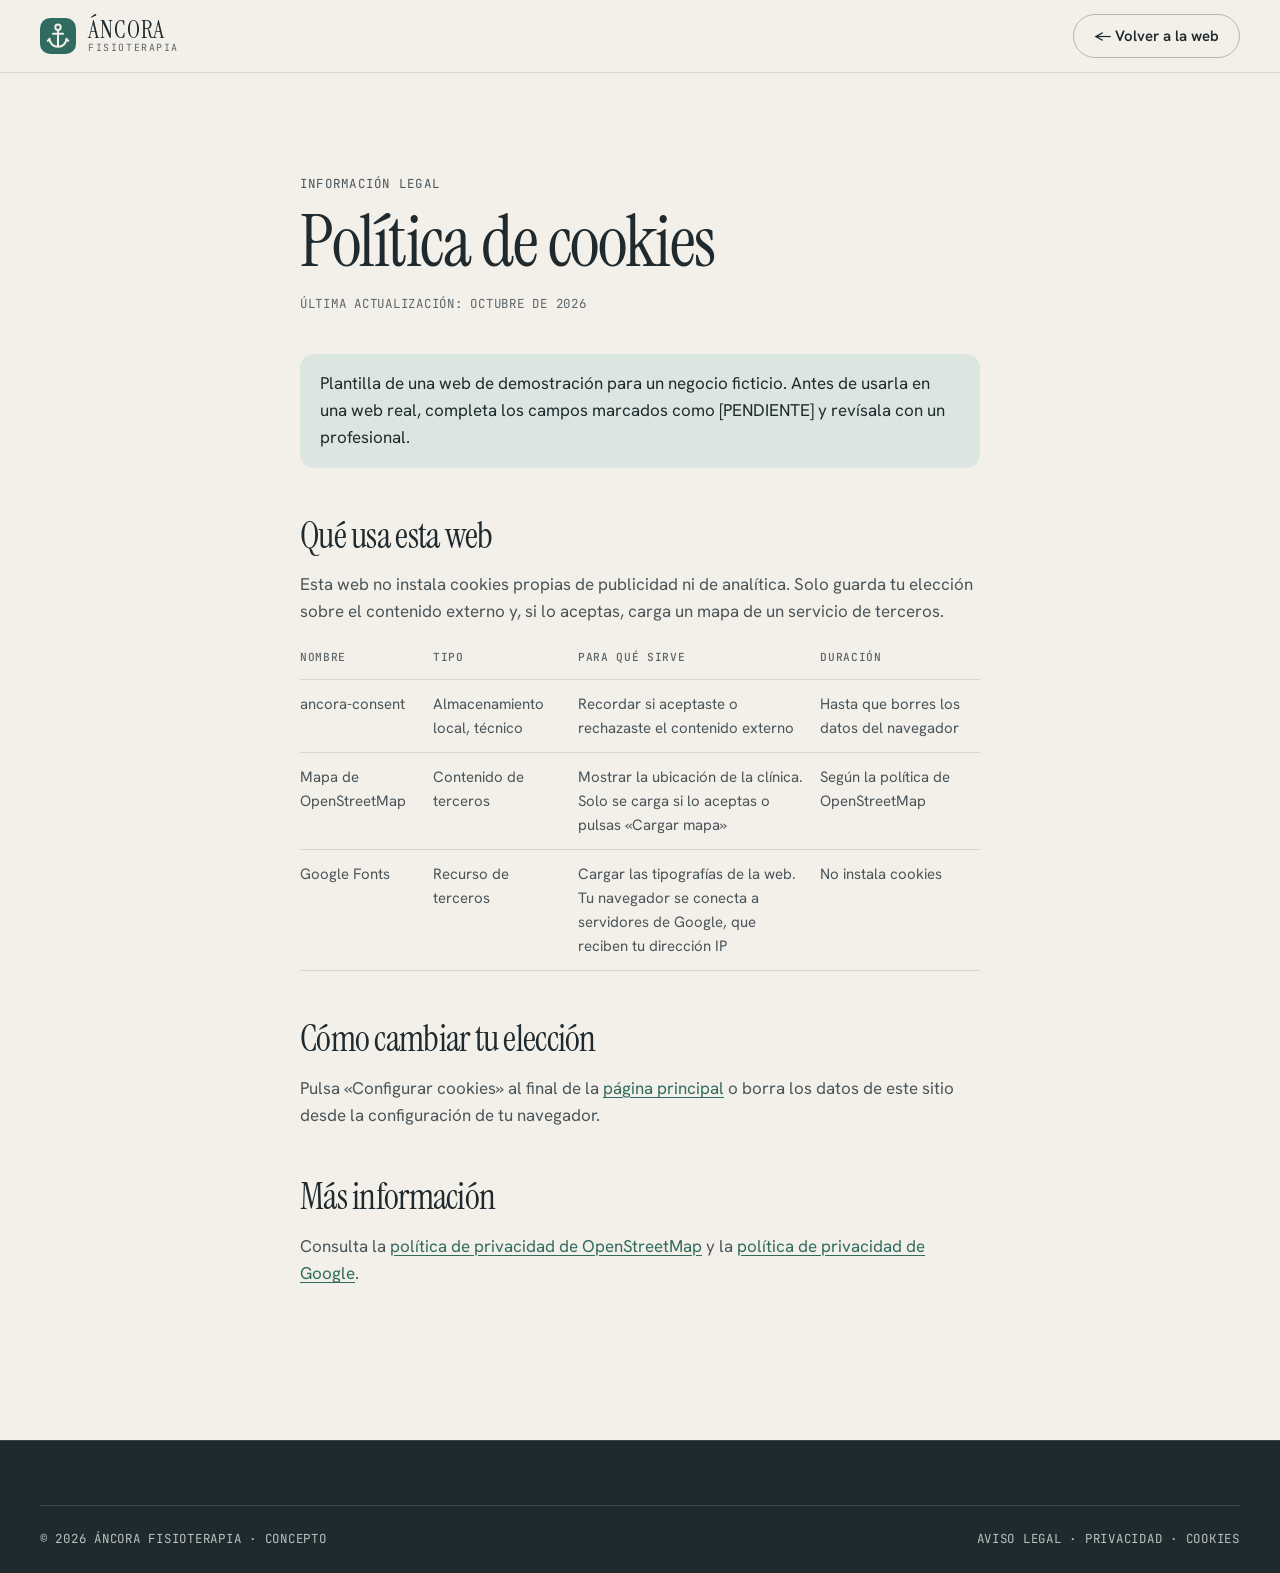
<file: cookies.html>
<!doctype html>
<html lang="es">
<head>
  <meta charset="utf-8">
  <meta name="viewport" content="width=device-width, initial-scale=1">
  <title>Política de cookies — ÁNCORA Fisioterapia</title>
  <meta name="robots" content="noindex">
  <meta name="theme-color" content="#F3F0EA">
  <link rel="icon" href="favicon.svg" type="image/svg+xml">
  <link rel="preconnect" href="https://fonts.googleapis.com">
  <link rel="preconnect" href="https://fonts.gstatic.com" crossorigin>
  <link rel="stylesheet" href="https://fonts.googleapis.com/css2?family=Hanken+Grotesk:wght@400;500;600&family=Instrument+Serif:ital@0;1&family=JetBrains+Mono:wght@400;500&display=swap">
  <link rel="stylesheet" href="style.css">
</head>
<body class="legal-page">
  <header class="site-header is-scrolled">
    <div class="wrap site-header__inner">
      <a class="logo" href="index.html" aria-label="ÁNCORA Fisioterapia, volver a la web">
        <svg class="logo__mark" viewBox="0 0 32 32" aria-hidden="true">
          <rect width="32" height="32" rx="9" fill="currentColor"/>
          <g fill="none" stroke="var(--paper)" stroke-width="1.8" stroke-linecap="round" stroke-linejoin="round">
            <circle cx="16" cy="8.2" r="2.4"/>
            <path d="M16 10.6V25.5M11.5 14h9M8.5 18.5c0 4 3.3 7 7.5 7s7.5-3 7.5-7M8.5 18.5l-1.6 1.8M23.5 18.5l1.6 1.8"/>
          </g>
        </svg>
        <span class="logo__word">ÁNCORA<small>Fisioterapia</small></span>
      </a>
      <a class="btn btn--ghost btn--small" href="index.html">← Volver a la web</a>
    </div>
  </header>
  <main class="legal-doc" id="contenido">
    <p class="eyebrow">Información legal</p>
    <h1>Política de cookies</h1>
    <p class="legal-updated mono">Última actualización: octubre de 2026</p>
    <p class="legal-note">Plantilla de una web de demostración para un negocio ficticio. Antes de usarla en una web real, completa los campos marcados como [PENDIENTE] y revísala con un profesional.</p>

    <h2>Qué usa esta web</h2>
    <p>Esta web no instala cookies propias de publicidad ni de analítica. Solo guarda tu elección sobre el contenido externo y, si lo aceptas, carga un mapa de un servicio de terceros.</p>
    <table>
      <thead>
        <tr><th scope="col">Nombre</th><th scope="col">Tipo</th><th scope="col">Para qué sirve</th><th scope="col">Duración</th></tr>
      </thead>
      <tbody>
        <tr><td>ancora-consent</td><td>Almacenamiento local, técnico</td><td>Recordar si aceptaste o rechazaste el contenido externo</td><td>Hasta que borres los datos del navegador</td></tr>
        <tr><td>Mapa de OpenStreetMap</td><td>Contenido de terceros</td><td>Mostrar la ubicación de la clínica. Solo se carga si lo aceptas o pulsas «Cargar mapa»</td><td>Según la política de OpenStreetMap</td></tr>
        <tr><td>Google Fonts</td><td>Recurso de terceros</td><td>Cargar las tipografías de la web. Tu navegador se conecta a servidores de Google, que reciben tu dirección IP</td><td>No instala cookies</td></tr>
      </tbody>
    </table>

    <h2>Cómo cambiar tu elección</h2>
    <p>Pulsa «Configurar cookies» al final de la <a href="index.html">página principal</a> o borra los datos de este sitio desde la configuración de tu navegador.</p>

    <h2>Más información</h2>
    <p>Consulta la <a href="https://wiki.osmfoundation.org/wiki/Privacy_Policy" target="_blank" rel="noopener">política de privacidad de OpenStreetMap</a> y la <a href="https://policies.google.com/privacy" target="_blank" rel="noopener">política de privacidad de Google</a>.</p>
  </main>
  <footer class="site-footer">
    <div class="wrap site-footer__bottom mono">
      <p>© 2026 ÁNCORA Fisioterapia · Concepto</p>
      <p><a href="aviso-legal.html">Aviso legal</a> · <a href="privacidad.html">Privacidad</a> · <a href="cookies.html">Cookies</a></p>
    </div>
  </footer>
</body>
</html>
</file>
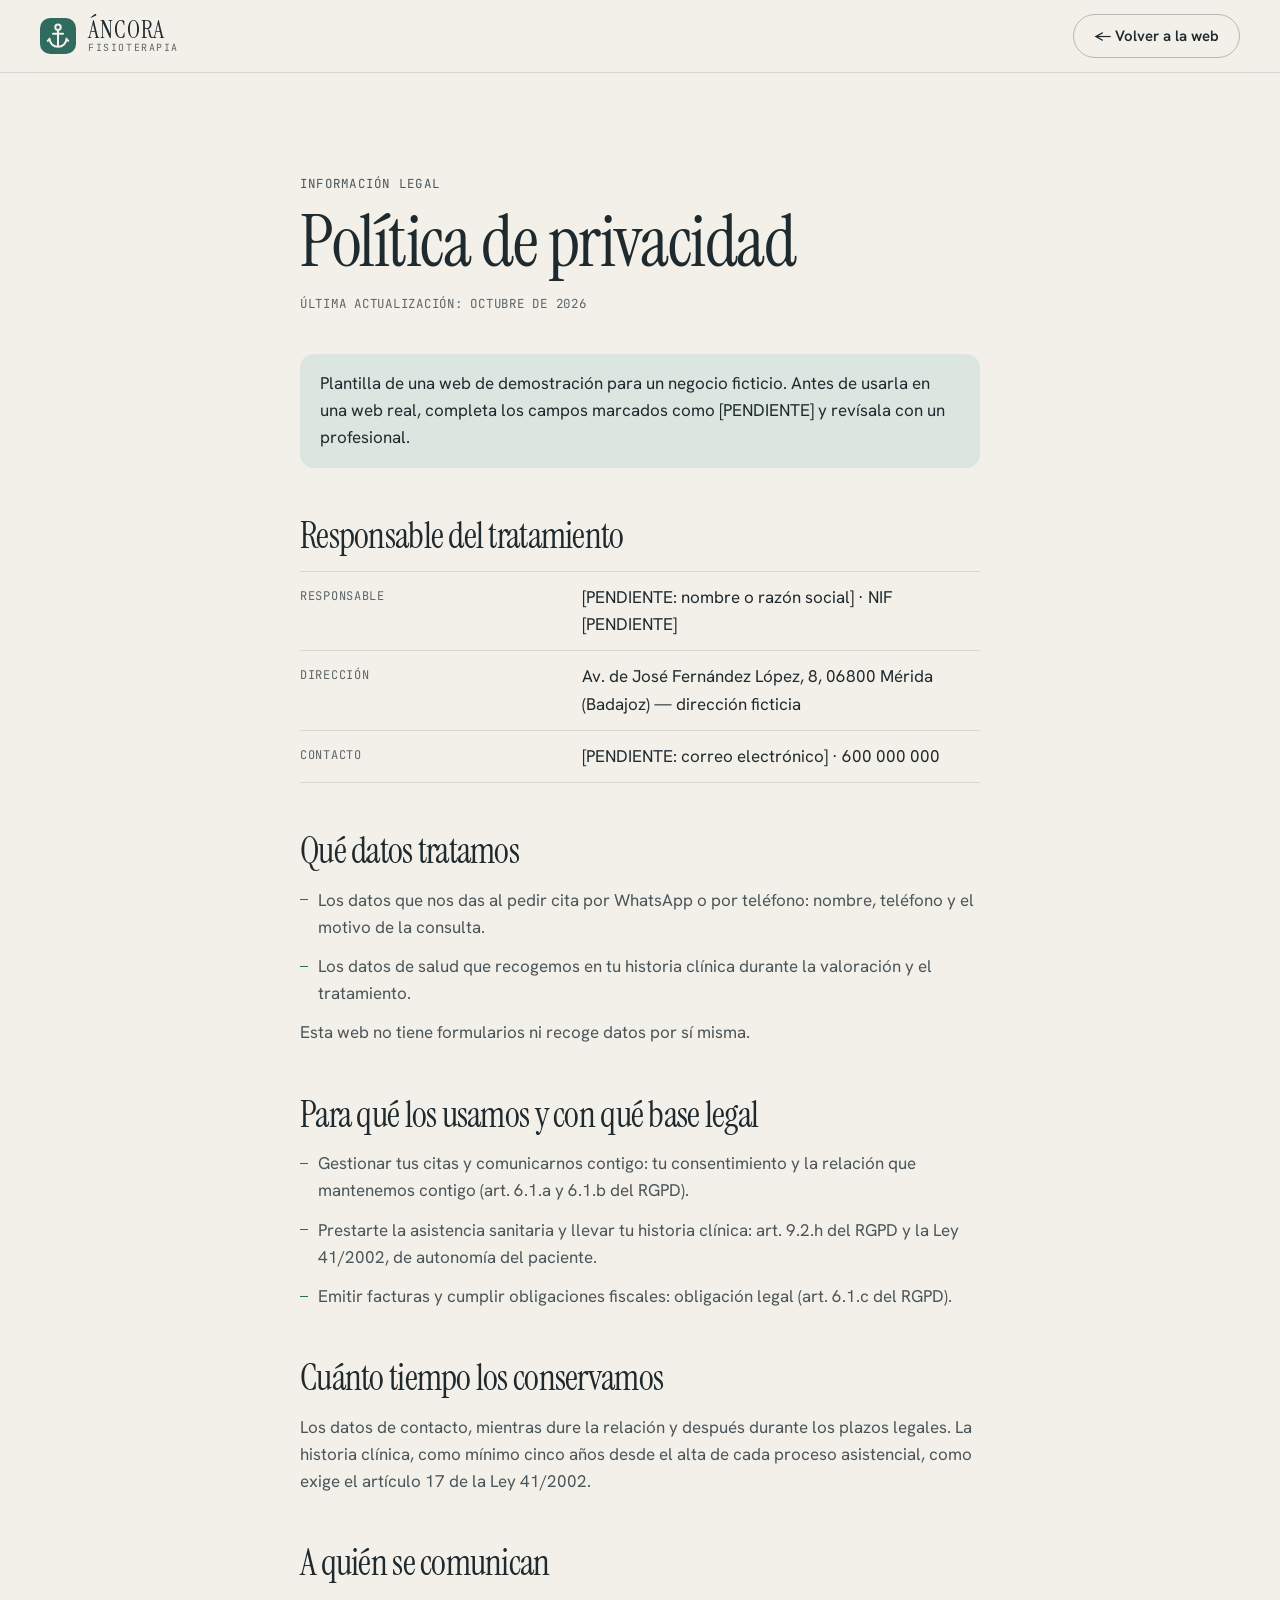
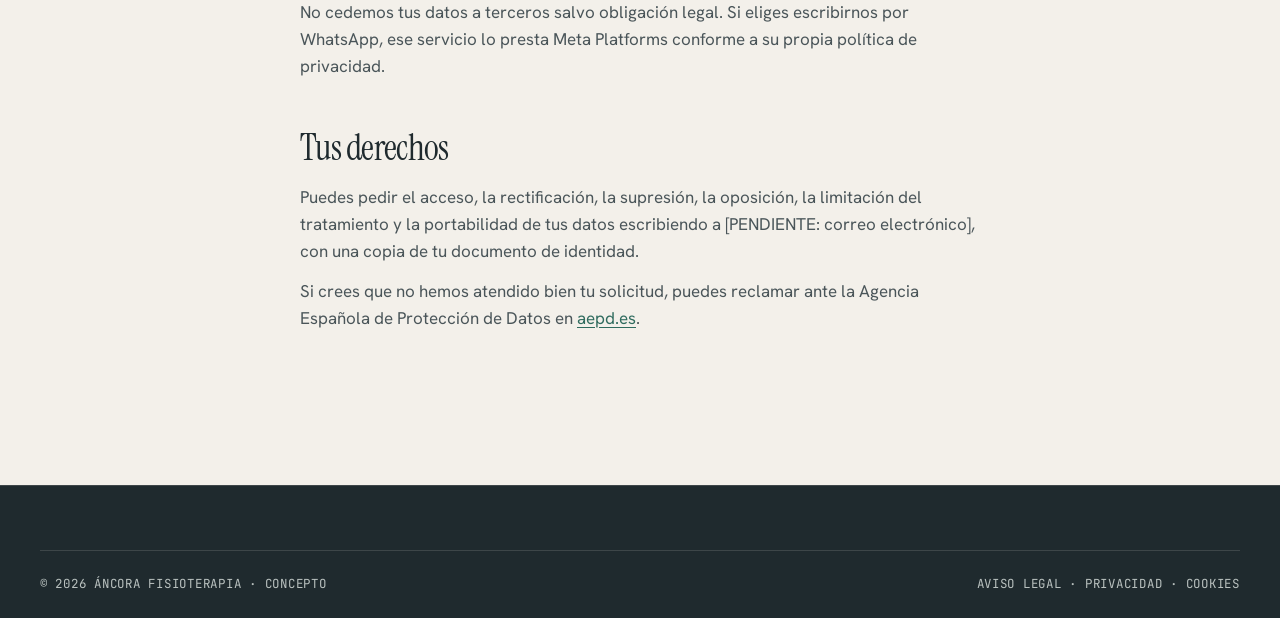
<file: privacidad.html>
<!doctype html>
<html lang="es">
<head>
  <meta charset="utf-8">
  <meta name="viewport" content="width=device-width, initial-scale=1">
  <title>Política de privacidad — ÁNCORA Fisioterapia</title>
  <meta name="robots" content="noindex">
  <meta name="theme-color" content="#F3F0EA">
  <link rel="icon" href="favicon.svg" type="image/svg+xml">
  <link rel="preconnect" href="https://fonts.googleapis.com">
  <link rel="preconnect" href="https://fonts.gstatic.com" crossorigin>
  <link rel="stylesheet" href="https://fonts.googleapis.com/css2?family=Hanken+Grotesk:wght@400;500;600&family=Instrument+Serif:ital@0;1&family=JetBrains+Mono:wght@400;500&display=swap">
  <link rel="stylesheet" href="style.css">
</head>
<body class="legal-page">
  <header class="site-header is-scrolled">
    <div class="wrap site-header__inner">
      <a class="logo" href="index.html" aria-label="ÁNCORA Fisioterapia, volver a la web">
        <svg class="logo__mark" viewBox="0 0 32 32" aria-hidden="true">
          <rect width="32" height="32" rx="9" fill="currentColor"/>
          <g fill="none" stroke="var(--paper)" stroke-width="1.8" stroke-linecap="round" stroke-linejoin="round">
            <circle cx="16" cy="8.2" r="2.4"/>
            <path d="M16 10.6V25.5M11.5 14h9M8.5 18.5c0 4 3.3 7 7.5 7s7.5-3 7.5-7M8.5 18.5l-1.6 1.8M23.5 18.5l1.6 1.8"/>
          </g>
        </svg>
        <span class="logo__word">ÁNCORA<small>Fisioterapia</small></span>
      </a>
      <a class="btn btn--ghost btn--small" href="index.html">← Volver a la web</a>
    </div>
  </header>
  <main class="legal-doc" id="contenido">
    <p class="eyebrow">Información legal</p>
    <h1>Política de privacidad</h1>
    <p class="legal-updated mono">Última actualización: octubre de 2026</p>
    <p class="legal-note">Plantilla de una web de demostración para un negocio ficticio. Antes de usarla en una web real, completa los campos marcados como [PENDIENTE] y revísala con un profesional.</p>

    <h2>Responsable del tratamiento</h2>
    <dl>
      <div><dt>Responsable</dt><dd>[PENDIENTE: nombre o razón social] · NIF [PENDIENTE]</dd></div>
      <div><dt>Dirección</dt><dd>Av. de José Fernández López, 8, 06800 Mérida (Badajoz) — dirección ficticia</dd></div>
      <div><dt>Contacto</dt><dd>[PENDIENTE: correo electrónico] · 600 000 000</dd></div>
    </dl>

    <h2>Qué datos tratamos</h2>
    <ul>
      <li>Los datos que nos das al pedir cita por WhatsApp o por teléfono: nombre, teléfono y el motivo de la consulta.</li>
      <li>Los datos de salud que recogemos en tu historia clínica durante la valoración y el tratamiento.</li>
    </ul>
    <p>Esta web no tiene formularios ni recoge datos por sí misma.</p>

    <h2>Para qué los usamos y con qué base legal</h2>
    <ul>
      <li>Gestionar tus citas y comunicarnos contigo: tu consentimiento y la relación que mantenemos contigo (art. 6.1.a y 6.1.b del RGPD).</li>
      <li>Prestarte la asistencia sanitaria y llevar tu historia clínica: art. 9.2.h del RGPD y la Ley 41/2002, de autonomía del paciente.</li>
      <li>Emitir facturas y cumplir obligaciones fiscales: obligación legal (art. 6.1.c del RGPD).</li>
    </ul>

    <h2>Cuánto tiempo los conservamos</h2>
    <p>Los datos de contacto, mientras dure la relación y después durante los plazos legales. La historia clínica, como mínimo cinco años desde el alta de cada proceso asistencial, como exige el artículo 17 de la Ley 41/2002.</p>

    <h2>A quién se comunican</h2>
    <p>No cedemos tus datos a terceros salvo obligación legal. Si eliges escribirnos por WhatsApp, ese servicio lo presta Meta Platforms conforme a su propia política de privacidad.</p>

    <h2>Tus derechos</h2>
    <p>Puedes pedir el acceso, la rectificación, la supresión, la oposición, la limitación del tratamiento y la portabilidad de tus datos escribiendo a [PENDIENTE: correo electrónico], con una copia de tu documento de identidad.</p>
    <p>Si crees que no hemos atendido bien tu solicitud, puedes reclamar ante la Agencia Española de Protección de Datos en <a href="https://www.aepd.es" target="_blank" rel="noopener">aepd.es</a>.</p>
  </main>
  <footer class="site-footer">
    <div class="wrap site-footer__bottom mono">
      <p>© 2026 ÁNCORA Fisioterapia · Concepto</p>
      <p><a href="aviso-legal.html">Aviso legal</a> · <a href="privacidad.html">Privacidad</a> · <a href="cookies.html">Cookies</a></p>
    </div>
  </footer>
</body>
</html>
</file>
<file: style.css>
/* =========================================================
   ÁNCORA Fisioterapia · estilos
   Paleta corta: neutros cálidos + un acento (#2F6B5E).
   Espaciado en múltiplos de 8 px. Radio base 14 px.
   ========================================================= */

:root {
  --paper: #F3F0EA;
  --paper-2: #EAE5DC;
  --paper-3: #E0D9CD;
  --card: #F8F6F1;
  --ink: #1F2A2E;
  --ink-2: #4A5559;
  --ink-3: #5C6669;
  --line: rgba(31, 42, 46, 0.13);
  --line-strong: rgba(31, 42, 46, 0.28);

  --accent: #2F6B5E;
  --accent-deep: #24574C;
  --accent-soft: #DCE6E0;
  --accent-on-dark: #94C7B8;

  --night-2: #B9C1BF;
  --night-line: rgba(243, 240, 234, 0.14);

  --r: 14px;
  --r-s: 8px;
  --r-l: 28px;

  --ease: cubic-bezier(0.23, 1, 0.32, 1);

  --font-display: 'Instrument Serif', 'Times New Roman', serif;
  --font-text: 'Hanken Grotesk', system-ui, -apple-system, 'Segoe UI', sans-serif;
  --font-mono: 'JetBrains Mono', ui-monospace, 'SFMono-Regular', Menlo, monospace;

  --gutter: clamp(16px, 4vw, 40px);
  --maxw: 1240px;
  --section: clamp(88px, 11vw, 152px);

  --shadow: 0 1px 2px rgba(31, 42, 46, 0.05), 0 12px 32px -16px rgba(31, 42, 46, 0.22);
}

/* ---------- Base ---------- */
*, *::before, *::after { box-sizing: border-box; }

html {
  -webkit-text-size-adjust: 100%;
  scroll-padding-top: 96px;
}
@media (prefers-reduced-motion: no-preference) {
  html { scroll-behavior: smooth; }
}

body {
  margin: 0;
  background: var(--paper);
  color: var(--ink);
  font: 400 1.0625rem/1.6 var(--font-text);
  -webkit-font-smoothing: antialiased;
  text-rendering: optimizeLegibility;
}

img, svg { display: block; max-width: 100%; }
a { color: inherit; }
button { font: inherit; color: inherit; }
h1, h2, h3, h4, p, ul, dl, dd, figure { margin: 0; }
ul { padding: 0; list-style: none; }

::selection { background: var(--accent); color: var(--paper); }

:focus-visible {
  outline: 2px solid var(--accent);
  outline-offset: 3px;
  border-radius: 4px;
}

.wrap {
  width: 100%;
  max-width: calc(var(--maxw) + var(--gutter) * 2);
  margin-inline: auto;
  padding-inline: var(--gutter);
}

.visually-hidden {
  position: absolute !important;
  width: 1px; height: 1px;
  padding: 0; margin: -1px;
  overflow: hidden; clip: rect(0 0 0 0);
  white-space: nowrap; border: 0;
}

.skip-link {
  position: absolute;
  left: 16px; top: -64px;
  z-index: 100;
  padding: 12px 16px;
  background: var(--ink);
  color: var(--paper);
  border-radius: var(--r-s);
  text-decoration: none;
}
.skip-link:focus { top: 16px; }

.mono {
  font-family: var(--font-mono);
  font-size: 0.78rem;
  letter-spacing: 0.06em;
  text-transform: uppercase;
}

/* ---------- Tipografía ---------- */
h1, h2, h3 {
  font-family: var(--font-display);
  font-weight: 400;
  letter-spacing: -0.02em;
  text-wrap: balance;
}
h1 em, h2 em, h3 em {
  font-style: italic;
  color: var(--accent);
}
h2 { font-size: clamp(2.5rem, 5.2vw, 4.75rem); line-height: 1; }

.lead {
  font-size: clamp(1.0625rem, 1.4vw, 1.1875rem);
  line-height: 1.55;
  color: var(--ink-2);
  max-width: 34em;
  text-wrap: pretty;
}

.eyebrow {
  display: inline-flex;
  align-items: center;
  gap: 10px;
  margin-bottom: 24px;
  font-family: var(--font-mono);
  font-size: 0.78rem;
  letter-spacing: 0.1em;
  text-transform: uppercase;
  color: var(--ink-2);
}
.eyebrow__dot {
  width: 8px; height: 8px;
  border-radius: 50%;
  background: var(--accent);
}

.section { padding-block: var(--section); }
.section-head h2 { margin-bottom: 24px; }
.section-head { margin-bottom: clamp(48px, 6vw, 72px); }

.tag {
  display: inline-flex;
  align-items: center;
  padding: 4px 10px;
  border-radius: 999px;
  border: 1px solid var(--line-strong);
  font-family: var(--font-mono);
  font-size: 0.7rem;
  letter-spacing: 0.06em;
  text-transform: uppercase;
  color: var(--ink-2);
  white-space: nowrap;
}
.tag--accent {
  border-color: transparent;
  background: var(--accent);
  color: var(--paper);
}

/* ---------- Botones ---------- */
.btn {
  display: inline-flex;
  align-items: center;
  justify-content: center;
  gap: 10px;
  min-height: 52px;
  padding: 0 24px;
  border: 1px solid transparent;
  border-radius: 999px;
  background: transparent;
  font: 600 1rem/1.1 var(--font-text);
  text-decoration: none;
  text-align: center;
  cursor: pointer;
  transition:
    transform 140ms var(--ease),
    background-color 180ms var(--ease),
    border-color 180ms var(--ease),
    color 180ms var(--ease);
}
.btn:active { transform: scale(0.97); }
.btn:disabled,
.btn[aria-disabled="true"] {
  opacity: 0.45;
  cursor: not-allowed;
  transform: none;
}
.btn--small { min-height: 44px; padding: 0 20px; font-size: 0.9375rem; }

.btn--primary { background: var(--accent); color: var(--paper); }
.btn--ghost { border-color: var(--line-strong); color: var(--ink); }
.btn--light { background: var(--paper); color: var(--ink); }
.btn--ghost-light { border-color: rgba(243, 240, 234, 0.36); color: var(--paper); }
.btn--cookie { min-height: 44px; flex: 1; border-color: rgba(243, 240, 234, 0.4); color: var(--paper); }

.btn--primary:focus-visible { outline-color: var(--ink); }
.contact :focus-visible,
.site-footer :focus-visible,
.cookie-banner :focus-visible { outline-color: var(--paper); }

@media (hover: hover) and (pointer: fine) {
  .btn--primary:hover { background: var(--accent-deep); }
  .btn--ghost:hover { background: var(--paper-2); border-color: var(--ink); }
  .btn--light:hover { background: var(--accent-soft); }
  .btn--ghost-light:hover,
  .btn--cookie:hover { background: rgba(243, 240, 234, 0.1); border-color: var(--paper); }
}

.icon { width: 20px; height: 20px; flex: none; }

/* ---------- Barra de concepto ---------- */
.concept-bar {
  background: var(--ink);
  color: var(--paper);
  font-size: 0.8125rem;
}
.concept-bar__inner {
  display: flex;
  align-items: center;
  justify-content: space-between;
  gap: 16px;
  min-height: 40px;
  padding-block: 8px;
}
.concept-bar p { color: var(--night-2); }
.concept-bar__tag {
  margin-right: 8px;
  font-family: var(--font-mono);
  font-size: 0.7rem;
  letter-spacing: 0.08em;
  text-transform: uppercase;
  color: var(--accent-on-dark);
}
.concept-bar a {
  flex: none;
  font-weight: 600;
  text-underline-offset: 3px;
}
@media (max-width: 640px) {
  .concept-bar p { font-size: 0.75rem; }
  .concept-bar__long { display: none; }
}

/* ---------- Cabecera ---------- */
.site-header {
  position: sticky;
  top: 0;
  z-index: 40;
  background: rgba(243, 240, 234, 0.88);
  -webkit-backdrop-filter: blur(14px);
  backdrop-filter: blur(14px);
  border-bottom: 1px solid transparent;
  transition: border-color 200ms var(--ease);
}
.site-header.is-scrolled { border-color: var(--line); }
.site-header__inner {
  display: flex;
  align-items: center;
  gap: 32px;
  min-height: 72px;
}

.logo {
  display: inline-flex;
  align-items: center;
  gap: 12px;
  text-decoration: none;
  color: var(--accent);
}
.logo__mark { width: 36px; height: 36px; }
.logo__word {
  display: flex;
  flex-direction: column;
  font-family: var(--font-display);
  font-size: 1.5rem;
  line-height: 0.9;
  letter-spacing: 0.04em;
  color: var(--ink);
}
.logo__word small {
  font-family: var(--font-mono);
  font-size: 0.62rem;
  letter-spacing: 0.16em;
  text-transform: uppercase;
  color: var(--ink-3);
  margin-top: 4px;
}

.site-nav {
  display: flex;
  gap: 28px;
  margin-left: auto;
}
.site-nav a {
  position: relative;
  font-size: 0.9375rem;
  font-weight: 500;
  text-decoration: none;
  color: var(--ink-2);
  padding-block: 8px;
  transition: color 160ms var(--ease);
}
.site-nav a::after {
  content: "";
  position: absolute;
  left: 0; right: 0; bottom: 2px;
  height: 1px;
  background: currentColor;
  transform: scaleX(0);
  transform-origin: left;
  transition: transform 200ms var(--ease);
}
@media (hover: hover) and (pointer: fine) {
  .site-nav a:hover { color: var(--ink); }
  .site-nav a:hover::after { transform: scaleX(1); }
}
@media (max-width: 900px) {
  .site-nav { display: none; }
  .site-header__inner > .btn { margin-left: auto; }
}

/* ---------- Hero ---------- */
.hero { padding-block: clamp(40px, 6vw, 88px) clamp(72px, 9vw, 128px); }
.hero__grid {
  display: grid;
  grid-template-columns: repeat(12, minmax(0, 1fr));
  gap: 32px;
  align-items: end;
}
.hero__text { grid-column: 1 / span 7; }
.hero__title {
  font-size: clamp(3.25rem, 8.4vw, 8rem);
  line-height: 0.95;
  letter-spacing: -0.025em;
  margin-bottom: 32px;
}
.hero__lead { margin-bottom: 40px; }
.hero__actions {
  display: flex;
  flex-wrap: wrap;
  gap: 12px;
  margin-bottom: 24px;
}
.hero__note { color: var(--ink-3); }

.hero__card {
  grid-column: 9 / span 4;
  padding: 32px;
  background: var(--card);
  border: 1px solid var(--line);
  border-radius: var(--r-l);
  box-shadow: var(--shadow);
}
.hero__card .label { color: var(--ink-3); }
.hero__big {
  font-family: var(--font-display);
  font-size: clamp(7rem, 13vw, 11rem);
  line-height: 0.85;
  letter-spacing: -0.04em;
  font-variant-numeric: tabular-nums;
  margin: 16px 0 16px -4px;
}
.hero__big span {
  font-style: italic;
  font-size: 0.42em;
  letter-spacing: 0;
  color: var(--accent);
  margin-left: 4px;
}
.hero__big-cap {
  color: var(--ink-2);
  margin-bottom: 24px;
  max-width: 26em;
}
.hero__facts > div {
  display: flex;
  justify-content: space-between;
  align-items: baseline;
  gap: 16px;
  padding-block: 12px;
  border-top: 1px solid var(--line);
}
.hero__facts dt {
  font-family: var(--font-mono);
  font-size: 0.72rem;
  letter-spacing: 0.06em;
  text-transform: uppercase;
  color: var(--ink-3);
}
.hero__facts dd {
  font-weight: 600;
  font-variant-numeric: tabular-nums;
}

@media (max-width: 960px) {
  .hero__text, .hero__card { grid-column: 1 / -1; }
  .hero__card { max-width: 520px; }
}
@media (max-width: 520px) {
  .hero__actions .btn { width: 100%; }
  .hero__card { padding: 24px; }
}

/* ---------- Zonas: mapa del cuerpo ---------- */
.zones { background: var(--paper-2); }
.zones__grid {
  display: grid;
  grid-template-columns: minmax(0, 5fr) minmax(0, 7fr);
  grid-template-areas:
    "fig head"
    "fig content";
  column-gap: clamp(32px, 6vw, 96px);
  align-items: start;
}
.zones__head { grid-area: head; margin-bottom: 40px; }
.zones__figure { grid-area: fig; position: sticky; top: 112px; }
.zones__content { grid-area: content; }

.body-map {
  position: relative;
  width: 100%;
  max-width: min(320px, calc((100vh - 220px) * 240 / 520));
  aspect-ratio: 240 / 520;
  margin-inline: auto;
}
.body-map::before {
  content: "";
  position: absolute;
  inset: 4% -14% -2%;
  border-radius: 999px 999px var(--r-l) var(--r-l);
  background: var(--paper-3);
}
.body-map__svg {
  position: relative;
  width: 100%;
  height: 100%;
  overflow: visible;
}
.mannequin--outline ellipse,
.mannequin--outline path {
  fill: var(--card);
  stroke: var(--ink);
  stroke-width: 3;
}
.mannequin--outline line { stroke: var(--ink); stroke-linecap: round; }
.mannequin--fill ellipse,
.mannequin--fill path { fill: var(--card); }
.mannequin--fill line { stroke: var(--card); stroke-linecap: round; }
.mannequin__details .spine {
  stroke: var(--ink);
  stroke-width: 1;
  stroke-dasharray: 2 5;
  opacity: 0.35;
}
.mannequin__details .joints circle { fill: var(--ink); opacity: 0.55; }

.hotspot {
  position: absolute;
  left: calc(var(--x) * 1%);
  top: calc(var(--y) * 1%);
  width: 36px;
  height: 36px;
  padding: 0;
  display: grid;
  place-items: center;
  border: 1.5px solid var(--accent);
  border-radius: 50%;
  background: var(--paper);
  color: var(--accent);
  font: 500 0.7rem/1 var(--font-mono);
  cursor: pointer;
  transform: translate(-50%, -50%);
  transition:
    transform 160ms var(--ease),
    background-color 180ms var(--ease),
    color 180ms var(--ease);
}
.hotspot::before {
  content: "";
  position: absolute;
  inset: -8px;
  border-radius: 50%;
}
.hotspot::after {
  content: "";
  position: absolute;
  inset: -7px;
  border-radius: 50%;
  border: 1px solid var(--accent);
  opacity: 0;
  transform: scale(0.95);
  transition: opacity 200ms var(--ease), transform 200ms var(--ease);
}
.hotspot.is-active {
  background: var(--accent);
  color: var(--paper);
}
.hotspot.is-active::after { opacity: 0.4; transform: scale(1); }
.hotspot:active { transform: translate(-50%, -50%) scale(0.95); }
@media (hover: hover) and (pointer: fine) {
  .hotspot:not(.is-active):hover { background: var(--accent-soft); }
}

.body-map__hint {
  margin-top: 24px;
  text-align: center;
  color: var(--ink-3);
}

.zone-chips {
  display: flex;
  flex-wrap: wrap;
  gap: 8px;
  margin-bottom: 24px;
}
.chip {
  display: inline-flex;
  align-items: center;
  gap: 8px;
  min-height: 44px;
  padding: 0 18px 0 14px;
  border: 1px solid var(--line-strong);
  border-radius: 999px;
  background: transparent;
  font-weight: 500;
  font-size: 0.9375rem;
  cursor: pointer;
  transition:
    transform 140ms var(--ease),
    background-color 180ms var(--ease),
    border-color 180ms var(--ease),
    color 180ms var(--ease);
}
.chip .mono { font-size: 0.7rem; color: var(--accent); transition: color 180ms var(--ease); }
.chip:active { transform: scale(0.97); }
.chip[aria-pressed="true"] {
  background: var(--ink);
  border-color: var(--ink);
  color: var(--paper);
}
.chip[aria-pressed="true"] .mono { color: var(--accent-on-dark); }
@media (hover: hover) and (pointer: fine) {
  .chip[aria-pressed="false"]:hover { border-color: var(--ink); background: var(--paper); }
}

.zone-panel {
  background: var(--card);
  border: 1px solid var(--line);
  border-radius: var(--r-l);
  box-shadow: var(--shadow);
  padding: clamp(24px, 3.4vw, 40px);
  overflow: hidden;
}
.zone-panel__inner { transition: opacity 150ms var(--ease), transform 150ms var(--ease); }
.zone-panel.is-leaving .zone-panel__inner { opacity: 0; transform: translateY(-4px); }
.zone-panel.is-entering .zone-panel__inner { animation: panel-in 220ms var(--ease) both; }
@keyframes panel-in {
  from { opacity: 0; transform: translateY(8px); }
  to { opacity: 1; transform: none; }
}

.zone-panel__top {
  display: flex;
  align-items: center;
  justify-content: space-between;
  gap: 16px;
  min-height: 28px;
  margin-bottom: 16px;
  color: var(--ink-3);
}
.zone-panel__title {
  font-size: clamp(2.5rem, 4.2vw, 3.5rem);
  line-height: 1;
  margin-bottom: 16px;
}
.zone-panel__lead {
  color: var(--ink-2);
  max-width: 36em;
  margin-bottom: 28px;
}
.zone-facts {
  display: grid;
  grid-template-columns: repeat(3, minmax(0, 1fr));
  border-block: 1px solid var(--line);
  margin-bottom: 28px;
}
.zone-facts > div { padding: 16px 16px 16px 0; }
.zone-facts > div + div { padding-left: 16px; border-left: 1px solid var(--line); }
.zone-facts dt {
  font-family: var(--font-mono);
  font-size: 0.7rem;
  letter-spacing: 0.06em;
  text-transform: uppercase;
  color: var(--ink-3);
  margin-bottom: 6px;
}
.zone-facts dd {
  font-family: var(--font-display);
  font-size: 1.75rem;
  line-height: 1.05;
  font-variant-numeric: tabular-nums;
}
.zone-facts dd small {
  display: block;
  margin-top: 4px;
  font-family: var(--font-text);
  font-size: 0.8125rem;
  color: var(--accent);
}
.zone-lists {
  display: grid;
  grid-template-columns: 1fr 1fr;
  gap: 24px;
  margin-bottom: 32px;
}
.zone-lists h4 { color: var(--ink-3); margin-bottom: 12px; font-weight: 500; }
.zone-lists li {
  position: relative;
  padding-left: 18px;
  margin-bottom: 8px;
  line-height: 1.45;
}
.zone-lists li::before {
  content: "";
  position: absolute;
  left: 0; top: 0.6em;
  width: 8px; height: 1px;
  background: var(--accent);
}
.zones__disclaimer {
  margin-top: 16px;
  font-size: 0.875rem;
  color: var(--ink-3);
}

@media (max-width: 900px) {
  .zones__grid {
    grid-template-columns: minmax(0, 1fr);
    grid-template-areas: "head" "fig" "content";
  }
  .zones__figure { position: relative; top: 0; margin-bottom: 40px; }
  .body-map { max-width: 220px; }
}
@media (max-width: 560px) {
  .zone-facts { grid-template-columns: 1fr; border-bottom: 0; }
  .zone-facts > div,
  .zone-facts > div + div {
    display: flex;
    justify-content: space-between;
    align-items: baseline;
    gap: 16px;
    padding: 12px 0;
    border-left: 0;
    border-bottom: 1px solid var(--line);
  }
  .zone-facts dd { font-size: 1.375rem; text-align: right; }
  .zone-lists { grid-template-columns: 1fr; }
  .zone-panel .btn { width: 100%; }
}

/* ---------- Tarifas ---------- */
.pricing__head { max-width: 1000px; }
.price-table {
  border-top: 1px solid var(--ink);
}
.price-table table {
  width: 100%;
  border-collapse: collapse;
}
.price-table thead th {
  padding: 16px 16px 16px 0;
  text-align: left;
  font-family: var(--font-mono);
  font-size: 0.72rem;
  font-weight: 500;
  letter-spacing: 0.06em;
  text-transform: uppercase;
  color: var(--ink-3);
  border-bottom: 1px solid var(--line);
}
.price-table tbody th,
.price-table tbody td {
  padding: 24px 16px 24px 0;
  text-align: left;
  vertical-align: baseline;
  border-bottom: 1px solid var(--line);
}
.price-table tbody th {
  font-family: var(--font-display);
  font-size: clamp(1.5rem, 2.2vw, 1.875rem);
  font-weight: 400;
  line-height: 1.1;
  width: 26%;
}
.price-table tbody th .tag { margin-left: 8px; vertical-align: middle; }
.price-table td { color: var(--ink-2); }
.price-table .num {
  text-align: right;
  font-variant-numeric: tabular-nums;
  white-space: nowrap;
  padding-right: 0;
  padding-left: 16px;
}
.price-table .price {
  font-family: var(--font-display);
  font-size: clamp(1.5rem, 2.2vw, 1.875rem);
  color: var(--ink);
}
.price-table .per {
  font-family: var(--font-mono);
  font-size: 0.9375rem;
  color: var(--accent);
}
.price-table tr.is-featured th,
.price-table tr.is-featured td { background: var(--accent-soft); }
.price-table thead th:first-child,
.price-table tbody th { padding-left: 16px; }
.price-table thead th:last-child,
.price-table tbody td:last-child { padding-right: 16px; }
.price-table tr.is-featured th { border-radius: var(--r) 0 0 var(--r); }
.price-table tr.is-featured td:last-child { border-radius: 0 var(--r) var(--r) 0; }

.pricing__notes {
  display: flex;
  flex-wrap: wrap;
  gap: 8px 32px;
  margin-top: 32px;
  color: var(--ink-3);
}
.pricing__notes li { display: inline-flex; align-items: center; gap: 10px; }
.pricing__notes li::before {
  content: "";
  width: 6px; height: 6px;
  border-radius: 50%;
  background: var(--accent);
}

@media (max-width: 760px) {
  .price-table thead { position: absolute; width: 1px; height: 1px; overflow: hidden; clip: rect(0 0 0 0); }
  .price-table table,
  .price-table tbody,
  .price-table tr,
  .price-table th,
  .price-table td { display: block; width: 100%; }
  .price-table tr {
    padding: 20px 0;
    border-bottom: 1px solid var(--line);
  }
  .price-table tr.is-featured {
    padding: 20px 16px;
    margin-block: 8px;
    background: var(--accent-soft);
    border-radius: var(--r);
    border-bottom: 0;
  }
  .price-table tr.is-featured th,
  .price-table tr.is-featured td,
  .price-table tr.is-featured td:last-child { background: none; border-radius: 0; }
  .price-table tbody th,
  .price-table tbody td,
  .price-table tbody td:last-child,
  .price-table td.num { padding: 4px 0; border: 0; text-align: left; }
  .price-table tbody th { width: 100%; margin-bottom: 8px; }
  .price-table tbody th .tag { display: flex; width: fit-content; margin: 10px 0 0; }
  .price-table td[data-label="Qué incluye"] { margin-bottom: 8px; }
  .price-table td.num,
  .price-table td[data-label="Duración"] {
    display: flex;
    justify-content: space-between;
    align-items: baseline;
    gap: 16px;
    padding-block: 6px;
  }
  .price-table td.num::before,
  .price-table td[data-label="Duración"]::before {
    content: attr(data-label);
    font-family: var(--font-mono);
    font-size: 0.7rem;
    letter-spacing: 0.06em;
    text-transform: uppercase;
    color: var(--ink-3);
  }
}

/* ---------- Equipo ---------- */
.team { background: var(--paper-2); }
.team__grid {
  display: grid;
  grid-template-columns: repeat(12, minmax(0, 1fr));
  gap: 32px;
}
.team__head { grid-column: 1 / span 5; margin-bottom: 0; }
.person {
  grid-column: span 3;
  display: flex;
  flex-direction: column;
  gap: 24px;
}
.team__head + .person { grid-column: 7 / span 3; }
.person--offset { margin-top: 96px; }
.person__monogram {
  display: grid;
  place-items: center;
  aspect-ratio: 4 / 5;
  border-radius: var(--r-l);
  background: var(--accent-soft);
  border: 1px solid var(--line);
  font-family: var(--font-display);
  font-style: italic;
  font-size: clamp(4rem, 8vw, 6.5rem);
  letter-spacing: -0.03em;
  color: var(--accent);
}
.person--offset .person__monogram { background: var(--paper-3); color: var(--ink); }
.person h3 { font-size: 2rem; line-height: 1; margin-bottom: 6px; }
.person__role {
  font-family: var(--font-mono);
  font-size: 0.75rem;
  letter-spacing: 0.06em;
  text-transform: uppercase;
  color: var(--accent);
  margin-bottom: 16px;
}
.person__body > p:not(.person__role) { color: var(--ink-2); margin-bottom: 16px; }
.person__meta { color: var(--ink-3); font-size: 0.7rem; }
.person__meta li { padding-block: 6px; border-top: 1px solid var(--line); }

@media (max-width: 960px) {
  .team__head { grid-column: 1 / -1; margin-bottom: 16px; }
  .team__head + .person, .person { grid-column: span 6; }
  .person--offset { margin-top: 64px; }
}
@media (max-width: 600px) {
  .team__head + .person, .person { grid-column: 1 / -1; }
  .person { flex-direction: row; align-items: flex-start; gap: 20px; }
  .person__monogram { width: 96px; flex: none; font-size: 2.75rem; border-radius: var(--r); }
  .person--offset { margin-top: 16px; }
}

/* ---------- Preguntas frecuentes ---------- */
.faq__grid {
  display: grid;
  grid-template-columns: minmax(0, 5fr) minmax(0, 7fr);
  gap: clamp(32px, 6vw, 96px);
  align-items: start;
}
.faq__head { position: sticky; top: 112px; margin-bottom: 0; }
.faq__list { border-top: 1px solid var(--ink); }
.faq details { border-bottom: 1px solid var(--line); }
.faq summary {
  display: flex;
  align-items: center;
  justify-content: space-between;
  gap: 24px;
  min-height: 72px;
  padding-block: 20px;
  list-style: none;
  cursor: pointer;
  font-family: var(--font-display);
  font-size: clamp(1.375rem, 2vw, 1.75rem);
  line-height: 1.15;
  transition: color 160ms var(--ease);
}
.faq summary::-webkit-details-marker { display: none; }
.faq__icon {
  position: relative;
  flex: none;
  width: 36px; height: 36px;
  border: 1px solid var(--line-strong);
  border-radius: 50%;
  transition: transform 220ms var(--ease), background-color 180ms var(--ease), border-color 180ms var(--ease);
}
.faq__icon::before,
.faq__icon::after {
  content: "";
  position: absolute;
  left: 50%; top: 50%;
  width: 12px; height: 1.5px;
  background: currentColor;
  transform: translate(-50%, -50%);
}
.faq__icon::after { transform: translate(-50%, -50%) rotate(90deg); }
.faq details[open] .faq__icon {
  transform: rotate(45deg);
  background: var(--ink);
  border-color: var(--ink);
  color: var(--paper);
}
.faq__body { padding-bottom: 24px; max-width: 38em; color: var(--ink-2); }
.faq details[open] .faq__body { animation: faq-in 220ms var(--ease) both; }
@keyframes faq-in {
  from { opacity: 0; transform: translateY(-6px); }
  to { opacity: 1; transform: none; }
}
@media (hover: hover) and (pointer: fine) {
  .faq summary:hover { color: var(--accent); }
  .faq details:not([open]) summary:hover .faq__icon { border-color: var(--accent); }
}
@media (max-width: 900px) {
  .faq__grid { grid-template-columns: minmax(0, 1fr); gap: 16px; }
  .faq__head { position: static; margin-bottom: 32px; }
}

/* ---------- Contacto (oscuro) ---------- */
.contact {
  background: var(--ink);
  color: var(--paper);
  border-radius: var(--r-l) var(--r-l) 0 0;
}
.contact .eyebrow { color: var(--night-2); }
.contact .eyebrow::before { display: none; }
.contact h2 em { color: var(--accent-on-dark); }
.contact__grid {
  display: grid;
  grid-template-columns: minmax(0, 6fr) minmax(0, 6fr);
  gap: clamp(32px, 6vw, 96px);
  align-items: start;
}
.contact__info .section-head { margin-bottom: 40px; }
.contact__block {
  padding-block: 24px;
  border-top: 1px solid var(--night-line);
}
.contact__address {
  font-family: var(--font-display);
  font-size: clamp(1.5rem, 2.4vw, 2rem);
  line-height: 1.2;
  margin-bottom: 12px;
}
.contact__fake {
  display: inline-block;
  vertical-align: middle;
  margin-left: 8px;
  padding: 3px 8px;
  border: 1px solid var(--night-line);
  border-radius: 999px;
  font-size: 0.65rem;
  color: var(--night-2);
}
.contact__extra { color: var(--night-2); }

.status {
  display: inline-flex;
  align-items: center;
  gap: 10px;
  margin-bottom: 16px;
  padding: 8px 14px;
  border: 1px solid var(--night-line);
  border-radius: 999px;
  font-size: 0.9375rem;
  font-weight: 500;
}
.status__dot {
  width: 8px; height: 8px;
  border-radius: 50%;
  border: 1.5px solid var(--night-2);
}
.status[data-state="open"] .status__dot { background: var(--accent-on-dark); border-color: var(--accent-on-dark); }

.hours { width: 100%; border-collapse: collapse; }
.hours th, .hours td {
  padding: 10px 0;
  text-align: left;
  font-weight: 400;
  border-bottom: 1px solid var(--night-line);
  color: var(--night-2);
  font-variant-numeric: tabular-nums;
}
.hours th { white-space: nowrap; padding-right: 16px; }
.hours td { text-align: right; }
.nowrap { white-space: nowrap; }
.hours tr.is-today th,
.hours tr.is-today td { color: var(--paper); }
.hours tr.is-today th::after {
  content: "Hoy";
  margin-left: 10px;
  padding: 2px 8px;
  border-radius: 999px;
  background: var(--accent-on-dark);
  color: var(--ink);
  font: 500 0.65rem/1.4 var(--font-mono);
  letter-spacing: 0.06em;
  text-transform: uppercase;
  vertical-align: middle;
}
.contact__actions {
  display: flex;
  flex-wrap: wrap;
  gap: 12px;
  padding-top: 24px;
  border-top: 1px solid var(--night-line);
}

.contact__map { position: sticky; top: 112px; }
.map {
  position: relative;
  aspect-ratio: 4 / 5;
  border-radius: var(--r-l);
  overflow: hidden;
  border: 1px solid var(--night-line);
  background:
    linear-gradient(var(--night-line) 1px, transparent 1px) 0 0 / 32px 32px,
    linear-gradient(90deg, var(--night-line) 1px, transparent 1px) 0 0 / 32px 32px,
    #263338;
}
.map iframe {
  position: absolute;
  inset: 0;
  width: 100%;
  height: 100%;
  border: 0;
  filter: grayscale(0.35) contrast(1.02);
  animation: fade-in 240ms var(--ease) both;
}
@keyframes fade-in { from { opacity: 0; } to { opacity: 1; } }
.map__placeholder {
  position: absolute;
  inset: 0;
  display: flex;
  flex-direction: column;
  align-items: center;
  justify-content: center;
  gap: 16px;
  padding: 32px;
  text-align: center;
  color: var(--night-2);
}
.map__placeholder[hidden] { display: none; }
.map__placeholder p { max-width: 26em; }
.map__pin { width: 40px; height: 40px; color: var(--accent-on-dark); }
.map__actions { display: flex; flex-wrap: wrap; align-items: center; justify-content: center; gap: 16px; }
.link-light { color: var(--paper); text-underline-offset: 3px; font-size: 0.9375rem; }

@media (max-width: 900px) {
  .contact__grid { grid-template-columns: minmax(0, 1fr); }
  .contact__map { position: static; }
  .map { aspect-ratio: 4 / 3; }
}
@media (max-width: 520px) {
  .contact__actions .btn { width: 100%; }
  .map { aspect-ratio: auto; min-height: 340px; }
}

/* ---------- Footer ---------- */
.site-footer {
  background: var(--ink);
  color: var(--paper);
  padding-top: 64px;
  border-top: 1px solid var(--night-line);
}
.site-footer__grid {
  display: grid;
  grid-template-columns: minmax(0, 4fr) repeat(2, minmax(0, 2fr)) minmax(0, 3fr);
  gap: 32px;
  padding-bottom: 48px;
}
.site-footer__logo {
  font-family: var(--font-display);
  font-size: 2.25rem;
  line-height: 1;
  letter-spacing: 0.03em;
  margin-bottom: 12px;
}
.site-footer__logo span {
  display: block;
  margin-top: 6px;
  font-family: var(--font-mono);
  font-size: 0.65rem;
  letter-spacing: 0.16em;
  text-transform: uppercase;
  color: var(--night-2);
}
.site-footer p { color: var(--night-2); max-width: 28em; }
.site-footer nav { display: flex; flex-direction: column; align-items: flex-start; gap: 10px; }
.site-footer h2 { font-weight: 500; color: var(--night-2); margin-bottom: 6px; }
.site-footer nav a,
.link-button {
  color: var(--paper);
  text-decoration: none;
  font-size: 0.9375rem;
  transition: color 160ms var(--ease);
}
.link-button {
  padding: 0;
  border: 0;
  background: none;
  cursor: pointer;
  text-align: left;
}
.site-footer__credit a { color: var(--paper); text-underline-offset: 3px; }
@media (hover: hover) and (pointer: fine) {
  .site-footer nav a:hover,
  .link-button:hover { color: var(--accent-on-dark); }
}
.site-footer__bottom {
  display: flex;
  justify-content: space-between;
  gap: 16px;
  padding-block: 24px calc(24px + env(safe-area-inset-bottom));
  background: linear-gradient(var(--night-line), var(--night-line)) center top / calc(100% - var(--gutter) * 2) 1px no-repeat;
  color: var(--night-2);
}
.site-footer__bottom a { color: var(--night-2); text-decoration: none; }
.site-footer__bottom p { max-width: none; }

@media (max-width: 900px) {
  .site-footer__grid { grid-template-columns: repeat(2, minmax(0, 1fr)); }
  .site-footer__brand, .site-footer__credit { grid-column: 1 / -1; }
}
@media (max-width: 760px) {
  .site-footer__bottom {
    flex-direction: column;
    gap: 8px;
    padding-bottom: calc(104px + env(safe-area-inset-bottom));
  }
}

/* ---------- CTA fija en móvil ---------- */
.mobile-cta { display: none; }
@media (max-width: 760px) {
  .mobile-cta {
    display: block;
    position: fixed;
    left: 12px; right: 12px;
    bottom: calc(12px + env(safe-area-inset-bottom));
    z-index: 30;
    transform: translateY(calc(100% + 24px));
    opacity: 0;
    transition: transform 240ms var(--ease), opacity 200ms var(--ease);
    pointer-events: none;
  }
  .mobile-cta.is-visible { transform: none; opacity: 1; pointer-events: auto; }
  .mobile-cta .btn { width: 100%; box-shadow: 0 12px 32px -12px rgba(31, 42, 46, 0.5); }
}

/* ---------- Banner de cookies ---------- */
.cookie-banner {
  position: fixed;
  right: 16px;
  bottom: calc(16px + env(safe-area-inset-bottom));
  z-index: 50;
  width: min(420px, calc(100% - 32px));
  padding: 24px;
  background: var(--ink);
  color: var(--paper);
  border: 1px solid var(--night-line);
  border-radius: var(--r);
  box-shadow: 0 24px 48px -20px rgba(31, 42, 46, 0.55);
  font-size: 0.9375rem;
  animation: banner-in 240ms var(--ease) both;
}
.cookie-banner[hidden] { display: none; }
.cookie-banner.is-leaving { animation: banner-out 180ms var(--ease) both; }
@keyframes banner-in { from { opacity: 0; transform: translateY(8px); } to { opacity: 1; transform: none; } }
@keyframes banner-out { from { opacity: 1; transform: none; } to { opacity: 0; transform: translateY(8px); } }
.cookie-banner__title { font-weight: 600; margin-bottom: 8px; }
.cookie-banner p { color: var(--night-2); }
.cookie-banner p a { color: var(--paper); text-underline-offset: 3px; }
.cookie-banner__actions { display: flex; gap: 12px; margin-top: 20px; }
@media (max-width: 520px) {
  .cookie-banner { left: 12px; right: 12px; width: auto; bottom: calc(12px + env(safe-area-inset-bottom)); }
}

/* ---------- Entradas al hacer scroll ---------- */
.js .reveal {
  opacity: 0;
  transform: translateY(12px);
}
.js .reveal.is-in {
  opacity: 1;
  transform: none;
  transition:
    opacity 240ms var(--ease) calc(var(--i, 0) * 60ms),
    transform 240ms var(--ease) calc(var(--i, 0) * 60ms);
}

/* ---------- Páginas legales ---------- */
.legal-page .site-header__inner { justify-content: space-between; }
.legal-doc {
  max-width: 760px;
  margin-inline: auto;
  padding: clamp(48px, 8vw, 96px) var(--gutter) var(--section);
}
.legal-doc h1 {
  font-size: clamp(2.75rem, 6vw, 4.5rem);
  line-height: 1;
  margin-bottom: 16px;
}
.legal-doc .legal-updated { color: var(--ink-3); margin-bottom: 40px; }
.legal-doc .legal-note {
  padding: 16px 20px;
  margin-bottom: 48px;
  border-radius: var(--r);
  background: var(--accent-soft);
  color: var(--ink);
}
.legal-doc h2 {
  font-size: clamp(1.75rem, 3vw, 2.25rem);
  line-height: 1.1;
  margin: 48px 0 16px;
}
.legal-doc p,
.legal-doc li { color: var(--ink-2); margin-bottom: 12px; }
.legal-doc ul { padding-left: 0; }
.legal-doc li { position: relative; padding-left: 18px; }
.legal-doc li::before {
  content: "";
  position: absolute;
  left: 0; top: 0.75em;
  width: 8px; height: 1px;
  background: var(--accent);
}
.legal-doc dl { border-top: 1px solid var(--line); }
.legal-doc dl > div {
  display: grid;
  grid-template-columns: minmax(0, 2fr) minmax(0, 3fr);
  gap: 16px;
  padding-block: 12px;
  border-bottom: 1px solid var(--line);
}
.legal-doc dt { font-family: var(--font-mono); font-size: 0.75rem; letter-spacing: 0.06em; text-transform: uppercase; color: var(--ink-3); padding-top: 3px; }
.legal-doc dd { color: var(--ink); }
.legal-doc table { width: 100%; border-collapse: collapse; margin-block: 8px 16px; font-size: 0.9375rem; }
.legal-doc th, .legal-doc td { text-align: left; padding: 12px 12px 12px 0; border-bottom: 1px solid var(--line); vertical-align: top; }
.legal-doc th { font-family: var(--font-mono); font-size: 0.7rem; font-weight: 500; letter-spacing: 0.06em; text-transform: uppercase; color: var(--ink-3); }
.legal-doc td { color: var(--ink-2); }
.legal-doc a { color: var(--accent); text-underline-offset: 3px; }
@media (max-width: 560px) {
  .legal-doc dl > div { grid-template-columns: 1fr; gap: 4px; }
  .legal-doc table, .legal-doc tbody, .legal-doc tr, .legal-doc td, .legal-doc th { display: block; }
  .legal-doc thead { display: none; }
  .legal-doc tr { border-bottom: 1px solid var(--line); padding-block: 8px; }
  .legal-doc td { border: 0; padding: 4px 0; }
}

/* ---------- Movimiento reducido ---------- */
@media (prefers-reduced-motion: reduce) {
  *, *::before, *::after {
    animation-duration: 0.01ms !important;
    animation-iteration-count: 1 !important;
    transition-duration: 0.01ms !important;
    transition-delay: 0ms !important;
  }
  .js .reveal { opacity: 1; transform: none; }
  .btn:active, .chip:active { transform: none; }
  .hotspot:active { transform: translate(-50%, -50%); }
}
</file>
